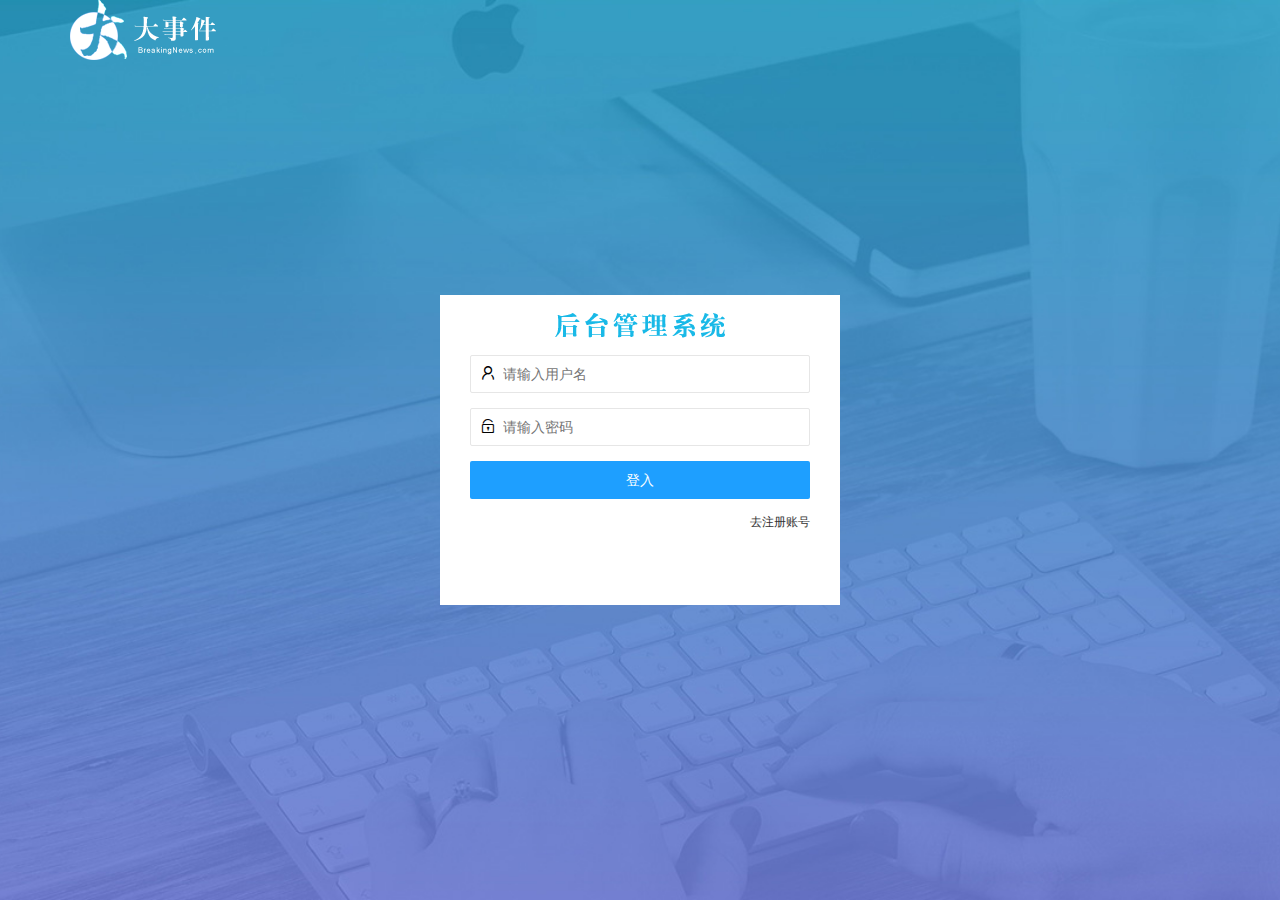
<file: login.html>
<!DOCTYPE html>
<html lang="en">

<head>
    <meta charset="UTF-8">
    <meta http-equiv="X-UA-Compatible" content="IE=edge">
    <meta name="viewport" content="width=device-width, initial-scale=1.0">
    <title>大事件登入页面</title>
    <link rel="stylesheet" href="./assets/css/login.css">
    <link rel="stylesheet" href="./assets/lib/layui/css/layui.css">
</head>

<body>
    <!-- 头部区域 -->
    <div class="layui-main">
        <img src="./assets/images/logo.png" alt="" srcset="">
    </div>
    <!-- 表单区域 -->
    <div class="loginAndRegBox">
        <div class="title-box"></div>
        <!-- 登入的div -->
        <div class="login-box">
            <form class="layui-form" id="form-login">
                <div class="layui-form-item">
                    <!-- 用户名 -->
                    <i class="layui-icon layui-icon-username"></i> 
                    <input type="text" name="username" required lay-verify="required" placeholder="请输入用户名"
                        autocomplete="off" class="layui-input">
                </div>
                <!-- 密码 -->
               
                <div class="layui-form-item">
                    <i class="layui-icon layui-icon-password"></i> 
                    <input type="password" name="password" required lay-verify="required|pwd" placeholder="请输入密码"
                        autocomplete="off" class="layui-input">
                </div>
                <!-- 按钮 -->
                <div class="layui-form-item">
                    <button class="layui-btn layui-btn-fluid layui-btn-normal" lay-submit>登入</button>
                </div>
                <div class="layui-form-item links">
                    <a href="javascript:;" id="link-reg">去注册账号</a>
                </div>
            </form>
        </div>

        <!-- 注册的div -->
        <div class="reg-box">
            <form class="layui-form" id="form-reg">
                <div class="layui-form-item">
                    <!-- 用户名 -->
                    <i class="layui-icon layui-icon-username"></i> 
                    <input type="text" name="username" required lay-verify="required" placeholder="请输入用户名"
                        autocomplete="off" class="layui-input">
                </div>
                <!-- 密码 -->
               
                <div class="layui-form-item">
                    <i class="layui-icon layui-icon-password"></i> 
                    <input type="password" name="password" required lay-verify="required|pwd" placeholder="请输入密码"
                        autocomplete="off" class="layui-input">
                </div>
                <div class="layui-form-item">
                    <i class="layui-icon layui-icon-password"></i> 
                    <input type="password" name="repassword" required lay-verify="required|pwd|repwd" placeholder="再次确认入密码"
                        autocomplete="off" class="layui-input">
                </div>
                <!-- 按钮 -->
                <div class="layui-form-item">
                    <button class="layui-btn layui-btn-fluid layui-btn-normal" lay-submit>注册</button>
                </div>
                <div class="layui-form-item links">
                    <a href="javascript:;" id="link-login">去登入账号</a>
                </div>
            </form>
           
        </div>
    </div>
    <!-- 导入layui-js文件 -->
    <script src="/assets/lib/layui/layui.all.js"></script>
    <!-- 导入jq -->
    <script src="/assets/lib/jquery.js"></script>
    <script src="/assets/js/baseAPI.js"></script>
    <script src="/assets/js/login.js"></script>
</body>

</html>
</file>
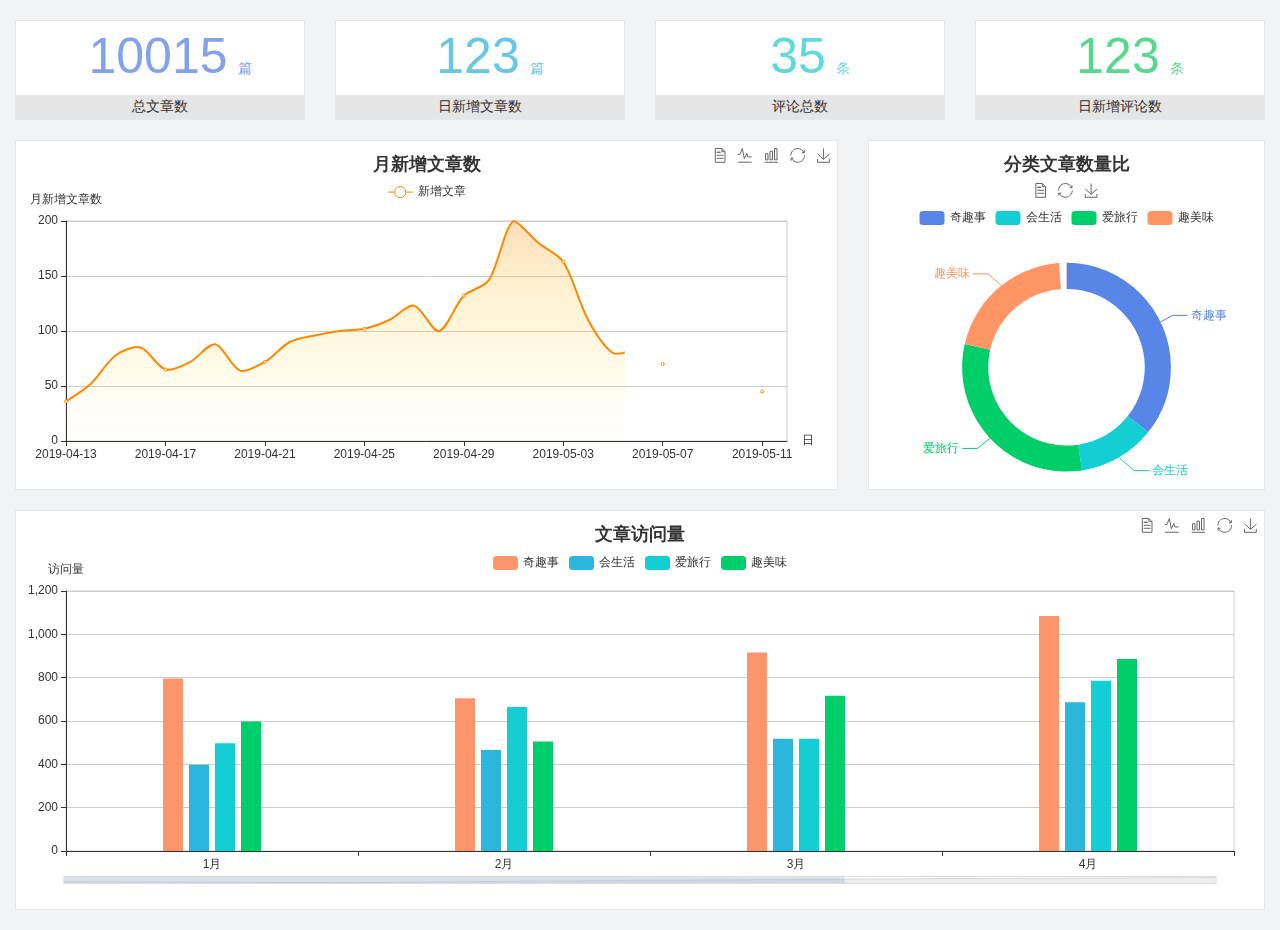
<file: home/dashboard.html>
<!DOCTYPE html>
<html lang="en">

<head>
  <meta charset="UTF-8">
  <meta name="viewport" content="width=device-width, initial-scale=1.0">
  <meta http-equiv="X-UA-Compatible" content="ie=edge">
  <title>图表统计</title>
  <link rel="stylesheet" href="../../assets/lib/bootstrap.css" />
  <link rel="stylesheet" href="../../assets/lib/main.css" />
  <script src="../../assets/lib/jquery.js"></script>
  <script type="text/javascript" src="../../assets/lib/echarts.min.js"></script>
</head>

<body>
  <div class="container-fluid">
    <div class="row spannel_list">
      <div class="col-sm-3 col-xs-6">
        <div class="spannel">
          <em>10015</em><span>篇</span>
          <b>总文章数</b>
        </div>
      </div>
      <div class="col-sm-3 col-xs-6">
        <div class="spannel scolor01">
          <em>123</em><span>篇</span>
          <b>日新增文章数</b>
        </div>
      </div>
      <div class="col-sm-3 col-xs-6">
        <div class="spannel scolor02">
          <em>35</em><span>条</span>
          <b>评论总数</b>
        </div>
      </div>
      <div class="col-sm-3 col-xs-6">
        <div class="spannel scolor03">
          <em>123</em><span>条</span>
          <b>日新增评论数</b>
        </div>
      </div>
    </div>
  </div>

  <div class="container-fluid">
    <div class="row curve-pie">
      <div class="col-lg-8 col-md-8">
        <div class="gragh_pannel" id="curve_show"></div>
      </div>
      <div class="col-lg-4 col-md-4">
        <div class="gragh_pannel" id="pie_show"></div>
      </div>
    </div>
  </div>

  <div class="container-fluid">
    <div class="column_pannel" id="column_show"></div>
  </div>

  <script>
    var oChart = echarts.init(document.getElementById('curve_show'));
    var aList_all = [
      { 'count': 36, 'date': '2019-04-13' },
      { 'count': 52, 'date': '2019-04-14' },
      { 'count': 78, 'date': '2019-04-15' },
      { 'count': 85, 'date': '2019-04-16' },
      { 'count': 65, 'date': '2019-04-17' },
      { 'count': 72, 'date': '2019-04-18' },
      { 'count': 88, 'date': '2019-04-19' },
      { 'count': 64, 'date': '2019-04-20' },
      { 'count': 72, 'date': '2019-04-21' },
      { 'count': 90, 'date': '2019-04-22' },
      { 'count': 96, 'date': '2019-04-23' },
      { 'count': 100, 'date': '2019-04-24' },
      { 'count': 102, 'date': '2019-04-25' },
      { 'count': 110, 'date': '2019-04-26' },
      { 'count': 123, 'date': '2019-04-27' },
      { 'count': 100, 'date': '2019-04-28' },
      { 'count': 132, 'date': '2019-04-29' },
      { 'count': 146, 'date': '2019-04-30' },
      { 'count': 200, 'date': '2019-05-01' },
      { 'count': 180, 'date': '2019-05-02' },
      { 'count': 163, 'date': '2019-05-03' },
      { 'count': 110, 'date': '2019-05-04' },
      { 'count': 80, 'date': '2019-05-05' },
      { 'count': 82, 'date': '2019-05-06' },
      { 'count': 70, 'date': '2019-05-07' },
      { 'count': 65, 'date': '2019-05-08' },
      { 'count': 54, 'date': '2019-05-09' },
      { 'count': 40, 'date': '2019-05-10' },
      { 'count': 45, 'date': '2019-05-11' },
      { 'count': 38, 'date': '2019-05-12' },
    ];

    let aCount = [];
    let aDate = [];

    for (var i = 0; i < aList_all.length; i++) {
      aCount.push(aList_all[i].count);
      aDate.push(aList_all[i].date);
    }

    var chartopt = {
      title: {
        text: '月新增文章数',
        left: 'center',
        top: '10'
      },
      tooltip: {
        trigger: 'axis'
      },
      legend: {
        data: ['新增文章'],
        top: '40'
      },
      toolbox: {
        show: true,
        feature: {
          mark: { show: true },
          dataView: { show: true, readOnly: false },
          magicType: { show: true, type: ['line', 'bar'] },
          restore: { show: true },
          saveAsImage: { show: true }
        }
      },
      calculable: true,
      xAxis: [
        {
          name: '日',
          type: 'category',
          boundaryGap: false,
          data: aDate
        }
      ],
      yAxis: [
        {
          name: '月新增文章数',
          type: 'value'
        }
      ],
      series: [
        {
          name: '新增文章',
          type: 'line',
          smooth: true,
          itemStyle: { normal: { areaStyle: { type: 'default' }, color: '#f80' }, lineStyle: { color: '#f80' } },
          data: aCount
        }],
      areaStyle: {
        normal: {
          color: new echarts.graphic.LinearGradient(0, 0, 0, 1, [{
            offset: 0,
            color: 'rgba(255,136,0,0.39)'
          }, {
            offset: .34,
            color: 'rgba(255,180,0,0.25)'
          }, {
            offset: 1,
            color: 'rgba(255,222,0,0.00)'
          }])

        }
      },
      grid: {
        show: true,
        x: 50,
        x2: 50,
        y: 80,
        height: 220
      }
    };

    oChart.setOption(chartopt);


    var oPie = echarts.init(document.getElementById('pie_show'));
    var oPieopt =
    {
      title: {
        top: 10,
        text: '分类文章数量比',
        x: 'center'
      },
      tooltip: {
        trigger: 'item',
        formatter: "{a} <br/>{b} : {c} ({d}%)"
      },
      color: ['#5885e8', '#13cfd5', '#00ce68', '#ff9565'],
      legend: {
        x: 'center',
        top: 65,
        data: ['奇趣事', '会生活', '爱旅行', '趣美味']
      },
      toolbox: {
        show: true,
        x: 'center',
        top: 35,
        feature: {
          mark: { show: true },
          dataView: { show: true, readOnly: false },
          magicType: {
            show: true,
            type: ['pie', 'funnel'],
            option: {
              funnel: {
                x: '25%',
                width: '50%',
                funnelAlign: 'left',
                max: 1548
              }
            }
          },
          restore: { show: true },
          saveAsImage: { show: true }
        }
      },
      calculable: true,
      series: [
        {
          name: '访问来源',
          type: 'pie',
          radius: ['45%', '60%'],
          center: ['50%', '65%'],
          data: [
            { value: 300, name: '奇趣事' },
            { value: 100, name: '会生活' },
            { value: 260, name: '爱旅行' },
            { value: 180, name: '趣美味' }
          ]
        }
      ]
    };
    oPie.setOption(oPieopt);



    var oColumn = this.echarts.init(document.getElementById('column_show'));
    var oColumnopt =
    {
      title: {
        text: '文章访问量',
        left: 'center',
        top: '10'
      },
      tooltip: {
        trigger: 'axis'
      },
      legend: {
        data: ['奇趣事', '会生活', '爱旅行', '趣美味'],
        top: '40'
      },
      toolbox: {
        show: true,
        feature: {
          mark: { show: true },
          dataView: { show: true, readOnly: false },
          magicType: { show: true, type: ['line', 'bar'] },
          restore: { show: true },
          saveAsImage: { show: true }
        }
      },
      calculable: true,
      xAxis: [
        {
          type: 'category',
          data: ['1月', '2月', '3月', '4月', '5月']
        }
      ],
      yAxis: [
        {
          name: '访问量',
          type: 'value'
        }
      ],
      series: [
        {
          name: '奇趣事',
          type: 'bar',
          barWidth: 20,
          itemStyle: {
            normal: { areaStyle: { type: 'default' }, color: '#fd956a' }
          },
          data: [800, 708, 920, 1090, 1200]
        },
        {
          name: '会生活',
          type: 'bar',
          barWidth: 20,
          itemStyle: {
            normal: { areaStyle: { type: 'default' }, color: '#2bb6db' }
          },
          data: [400, 468, 520, 690, 800]
        },
        {
          name: '爱旅行',
          type: 'bar',
          barWidth: 20,
          itemStyle: {
            normal: { areaStyle: { type: 'default' }, color: '#13cfd5' }
          },
          data: [500, 668, 520, 790, 900]
        },
        {
          name: '趣美味',
          type: 'bar',
          barWidth: 20,
          itemStyle: {
            normal: { areaStyle: { type: 'default' }, color: '#00ce68' }
          },
          data: [600, 508, 720, 890, 1000]
        }
      ],
      grid: {
        show: true,
        x: 50,
        x2: 30,
        y: 80,
        height: 260
      },
      dataZoom: [//给x轴设置滚动条
        {
          start: 0,//默认为0
          end: 100 - 1000 / 31,//默认为100
          type: 'slider',
          show: true,
          xAxisIndex: [0],
          handleSize: 0,//滑动条的 左右2个滑动条的大小
          height: 8,//组件高度
          left: 45, //左边的距离
          right: 50,//右边的距离
          bottom: 26,//右边的距离
          handleColor: '#ddd',//h滑动图标的颜色
          handleStyle: {
            borderColor: "#cacaca",
            borderWidth: "1",
            shadowBlur: 2,
            background: "#ddd",
            shadowColor: "#ddd",
          }
        }]
    };
    oColumn.setOption(oColumnopt);
  </script>
</body>

</html>
</file>
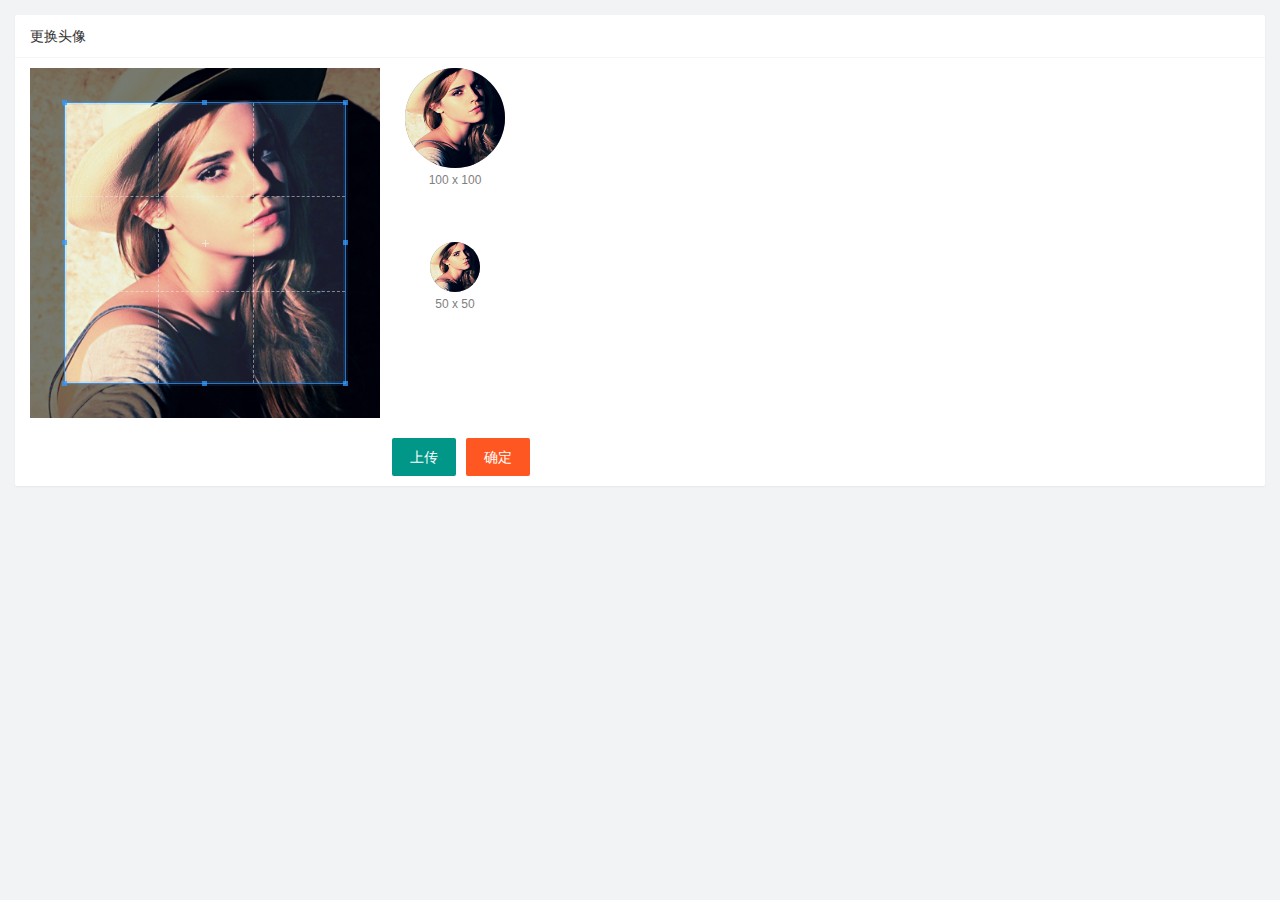
<file: user/user_avatar.html>
<!DOCTYPE html>
<html lang="en">
<head>
    <meta charset="UTF-8">
    <meta http-equiv="X-UA-Compatible" content="IE=edge">
    <meta name="viewport" content="width=device-width, initial-scale=1.0">
    <title>修改头像</title>
    <link rel="stylesheet" href="/assets/lib/layui/css/layui.css">
    <link rel="stylesheet" href="/assets/lib/cropper/cropper.css" />
    <link rel="stylesheet" href="/assets/css/user/user_avatar.css">
</head>
<body>
    
    <div class="layui-card">
        <div class="layui-card-header">更换头像</div>
        <div class="layui-card-body">
          <!-- 第一行的图片裁剪和预览区域 -->
  <div class="row1">
    <!-- 图片裁剪区域 -->
    <div class="cropper-box">
      <!-- 这个 img 标签很重要，将来会把它初始化为裁剪区域 -->
      <img id="image" src="/assets/images/sample.jpg" />
    </div>
    <!-- 图片的预览区域 -->
    <div class="preview-box">
      <div>
        <!-- 宽高为 100px 的预览区域 -->
        <div class="img-preview w100"></div>
        <p class="size">100 x 100</p>
      </div>
      <div>
        <!-- 宽高为 50px 的预览区域 -->
        <div class="img-preview w50"></div>
        <p class="size">50 x 50</p>
      </div>
    </div>
  </div>

  <!-- 第二行的按钮区域 -->
  <div class="row2">
      <input type="file" id="file" accept="image/png,image/jpeg">
    <button type="button" class="layui-btn" id="btnchoosimages">上传</button>
    <button type="button" id="btnUpload" class="layui-btn layui-btn-danger">确定</button>
  </div>
        </div>
      </div>

      <!-- 导入layui js -->
      <script src="/assets/lib/layui/layui.all.js"></script>
      <script src="/assets/lib/jquery.js"></script>
      <script src="/assets/js/baseAPI.js"></script>
      <script src="/assets/js/user_avatar.js"></script>
      <script src="/assets/lib/cropper/Cropper.js"></script>
<script src="/assets/lib/cropper/jquery-cropper.js"></script>
</body>
</html>
</file>
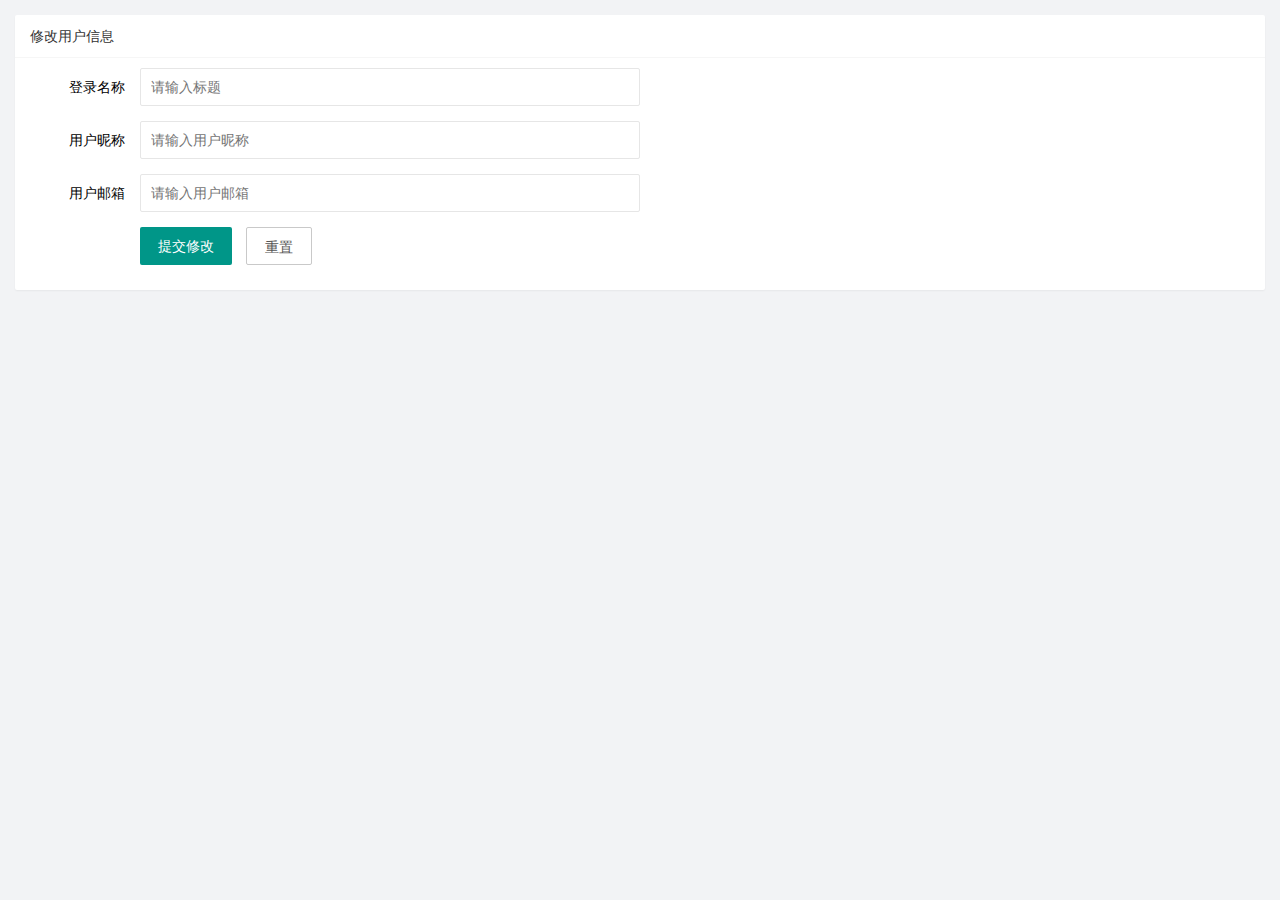
<file: user/user_info.html>
<!DOCTYPE html>
<html lang="en">
<head>
    <meta charset="UTF-8">
    <meta http-equiv="X-UA-Compatible" content="IE=edge">
    <meta name="viewport" content="width=device-width, initial-scale=1.0">
    <title>基本资料</title>
    <link rel="stylesheet" href="/assets/lib/layui/css/layui.css">
    <link rel="stylesheet" href="/assets/css/user/user_info.css">
</head>
<body>
    <div class="layui-card">
        <div class="layui-card-header">修改用户信息</div>
        <div class="layui-card-body">
            <form class="layui-form" lay-filter="formUserInfo">
                <input type="hidden" name="id">
                <div class="layui-form-item">
                  <label class="layui-form-label">登录名称</label>
                  <div class="layui-input-block">
                    <input type="text" name="username" required  lay-verify="required" placeholder="请输入标题" autocomplete="off" class="layui-input" readonly >
                  </div>
                </div>

                <div class="layui-form-item">
                    <label class="layui-form-label">用户昵称</label>
                    <div class="layui-input-block">
                      <input type="text" name="nickname" required  lay-verify="required|nickname" placeholder="请输入用户昵称" autocomplete="off" class="layui-input">
                    </div>
                  </div>


                  <div class="layui-form-item">
                    <label class="layui-form-label">用户邮箱</label>
                    <div class="layui-input-block">
                      <input type="text" name="email" required  lay-verify="required|email" placeholder="请输入用户邮箱" autocomplete="off" class="layui-input">
                    </div>
                  </div>
                  <div class="layui-form-item">
                    <div class="layui-input-block">
                      <button class="layui-btn btn-submit" lay-submit lay-filter="formDemo">提交修改</button>
                      <button type="reset" id="btnReset" class="layui-btn layui-btn-primary">重置</button>
                    </div>
                  </div>
                </form>
        </div>
      </div>
      <!-- 导入layui js -->
      <script src="/assets/lib/layui/layui.all.js"></script>
      <script src="/assets/lib/jquery.js"></script>
      <script src="/assets/js/baseAPI.js"></script>
      <script src="/assets/js/user_info.js"></script>
</body>
</html>
</file>
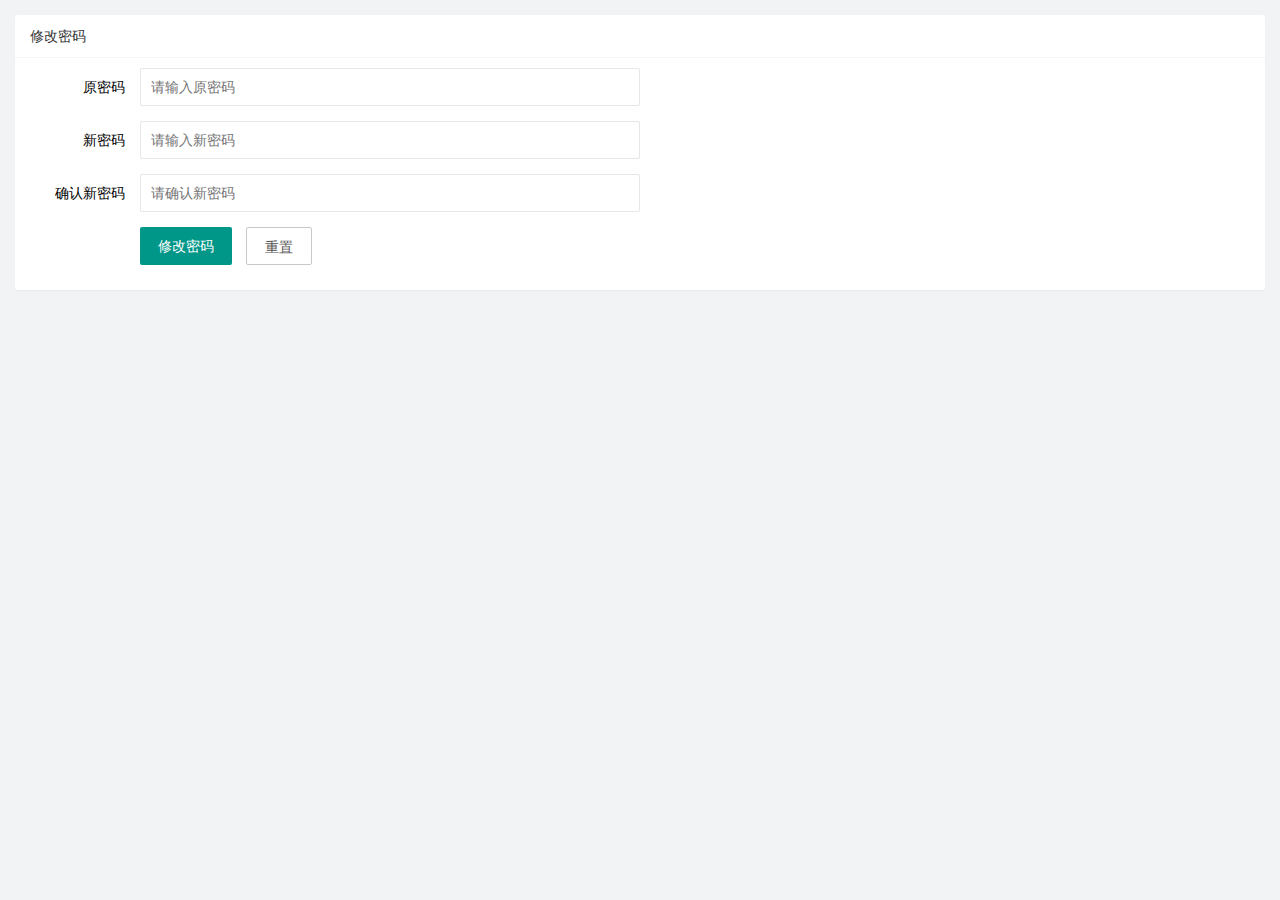
<file: user/user_pwd.html>
<!DOCTYPE html>
<html lang="en">
<head>
    <meta charset="UTF-8">
    <meta http-equiv="X-UA-Compatible" content="IE=edge">
    <meta name="viewport" content="width=device-width, initial-scale=1.0">
    <title>基本资料</title>
    <link rel="stylesheet" href="/assets/lib/layui/css/layui.css">
    <link rel="stylesheet" href="/assets/css/user/user_info.css">
</head>
<body>
    <div class="layui-card">
        <div class="layui-card-header">修改密码</div>
        <div class="layui-card-body">
            <form class="layui-form" lay-filter="formUserInfo">
                <div class="layui-form-item">
                  <label class="layui-form-label">原密码</label>
                  <div class="layui-input-block">
                    <input type="password" name="oldPwd" required  lay-verify="required" placeholder="请输入原密码" autocomplete="off" class="layui-input" >
                  </div>
                </div>

                <div class="layui-form-item">
                    <label class="layui-form-label">新密码</label>
                    <div class="layui-input-block">
                      <input type="password" name="newPwd" required  lay-verify="required|pwd|xjpwd" placeholder="请输入新密码" autocomplete="off" class="layui-input">
                    </div>
                  </div>


                  <div class="layui-form-item">
                    <label class="layui-form-label">确认新密码</label>
                    <div class="layui-input-block">
                      <input type="password" name="Nnewpwd" required  lay-verify="required|pwd|repwd" placeholder="请确认新密码" autocomplete="off" class="layui-input">
                    </div>
                  </div>
                  <div class="layui-form-item">
                    <div class="layui-input-block">
                      <button class="layui-btn btn-submit" lay-submit lay-filter="formDemo">修改密码</button>
                      <button type="reset" id="btnReset" class="layui-btn layui-btn-primary">重置</button>
                    </div>
                  </div>
                </form>
        </div>
      </div>
      <!-- 导入layui js -->
      <script src="/assets/lib/layui/layui.all.js"></script>
      <script src="/assets/lib/jquery.js"></script>
      <script src="/assets/js/baseAPI.js"></script>
      <script src="/assets/js/user_pwd.js"></script>
</body>
</html>
</file>
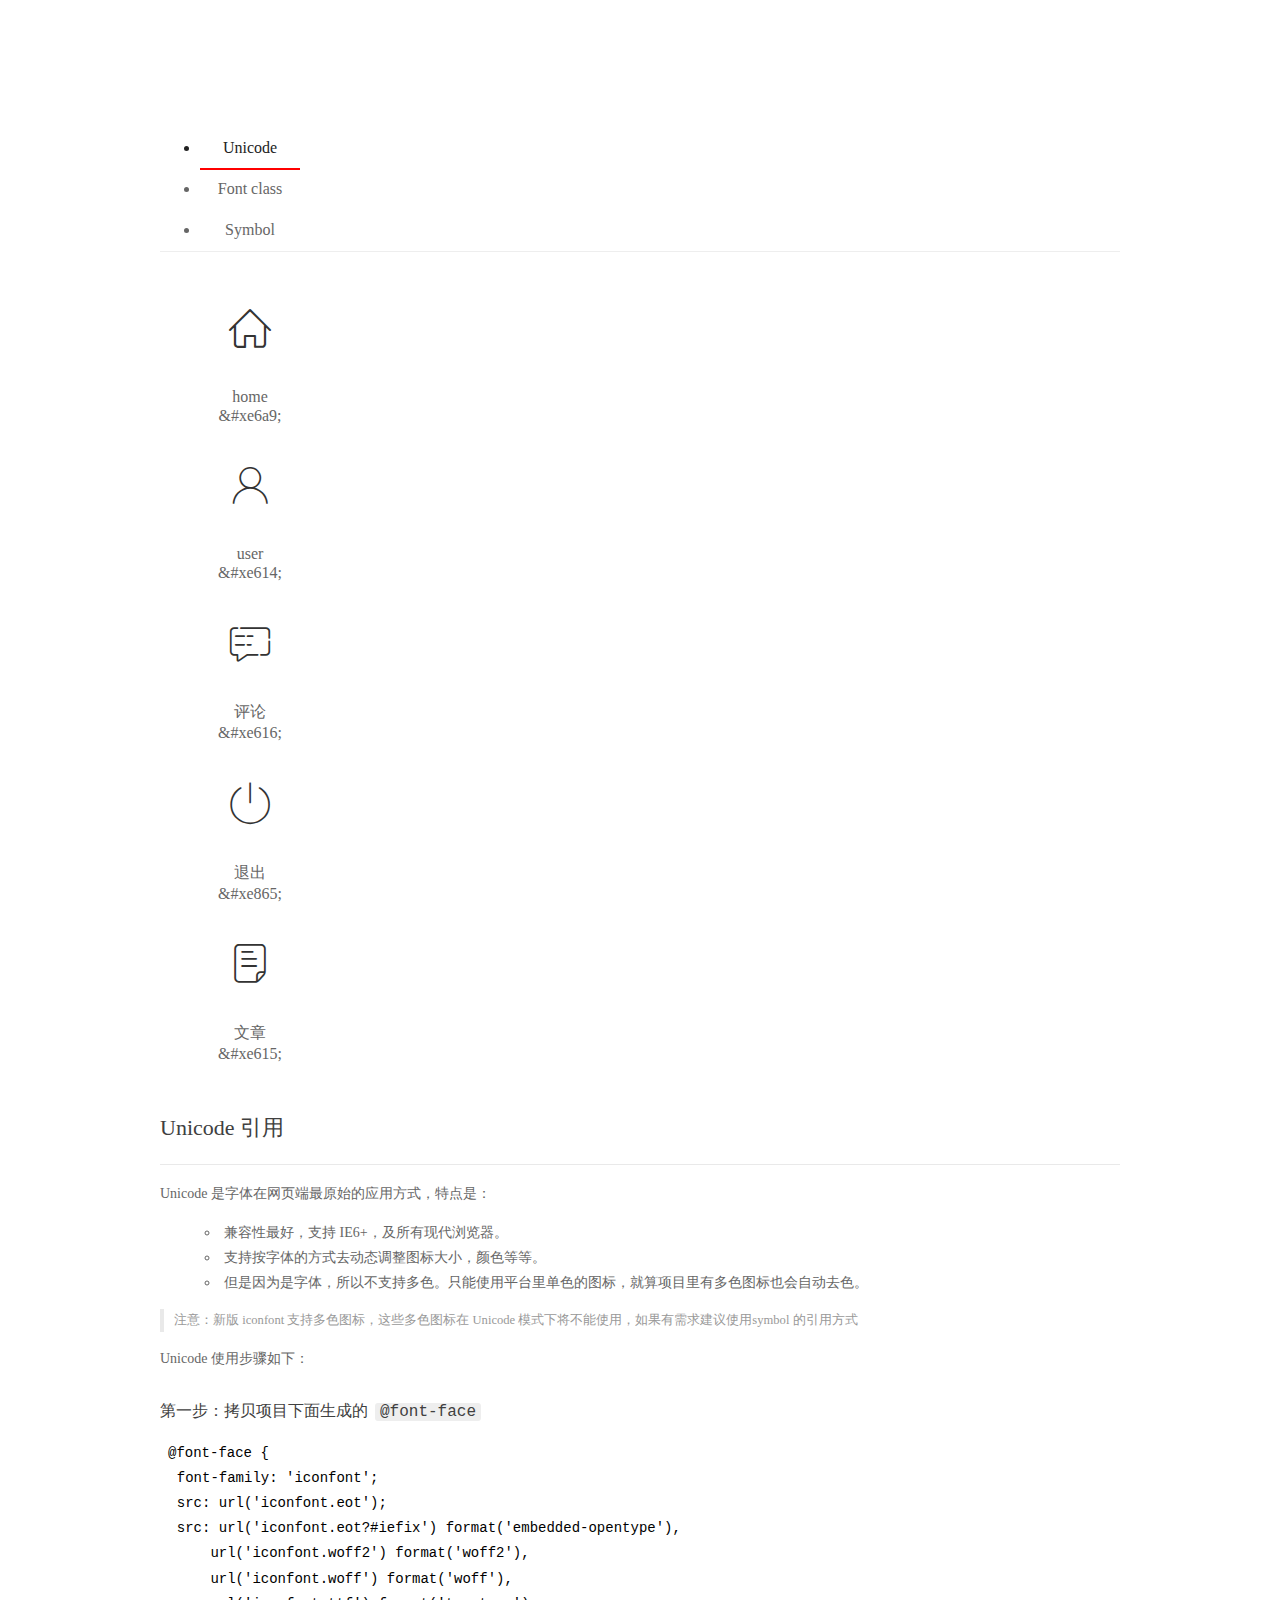
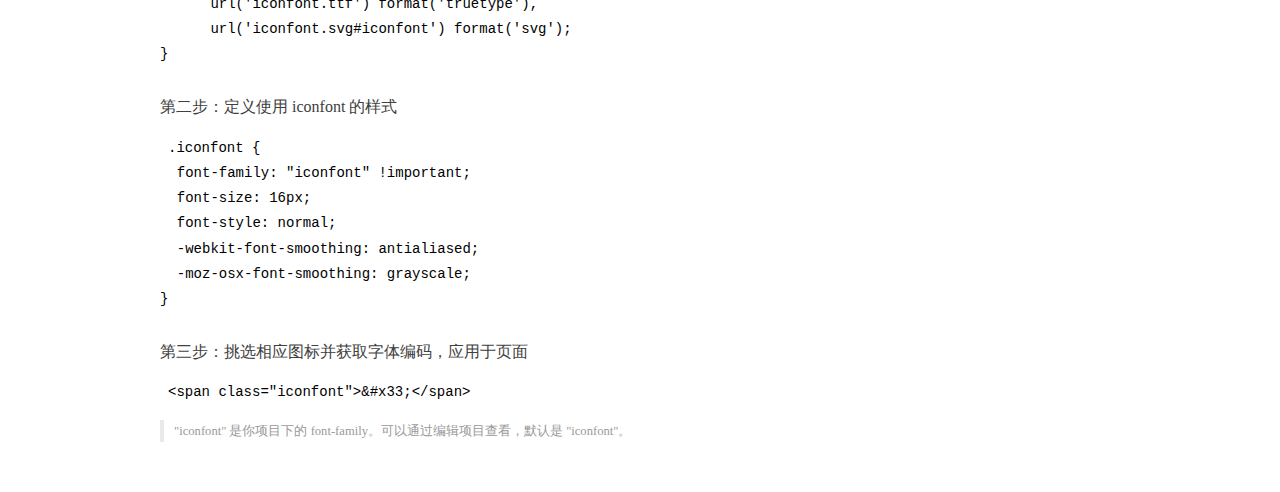
<file: assets/fonts/demo_index.html>
<!DOCTYPE html>
<html>
<head>
  <meta charset="utf-8"/>
  <title>IconFont Demo</title>
  <link rel="shortcut icon" href="https://gtms04.alicdn.com/tps/i4/TB1_oz6GVXXXXaFXpXXJDFnIXXX-64-64.ico" type="image/x-icon"/>
  <link rel="stylesheet" href="https://g.alicdn.com/thx/cube/1.3.2/cube.min.css">
  <link rel="stylesheet" href="demo.css">
  <link rel="stylesheet" href="iconfont.css">
  <script src="iconfont.js"></script>
  <!-- jQuery -->
  <script src="https://a1.alicdn.com/oss/uploads/2018/12/26/7bfddb60-08e8-11e9-9b04-53e73bb6408b.js"></script>
  <!-- 代码高亮 -->
  <script src="https://a1.alicdn.com/oss/uploads/2018/12/26/a3f714d0-08e6-11e9-8a15-ebf944d7534c.js"></script>
</head>
<body>
  <div class="main">
    <h1 class="logo"><a href="https://www.iconfont.cn/" title="iconfont 首页" target="_blank">&#xe86b;</a></h1>
    <div class="nav-tabs">
      <ul id="tabs" class="dib-box">
        <li class="dib active"><span>Unicode</span></li>
        <li class="dib"><span>Font class</span></li>
        <li class="dib"><span>Symbol</span></li>
      </ul>
      
    </div>
    <div class="tab-container">
      <div class="content unicode" style="display: block;">
          <ul class="icon_lists dib-box">
          
            <li class="dib">
              <span class="icon iconfont">&#xe6a9;</span>
                <div class="name">home</div>
                <div class="code-name">&amp;#xe6a9;</div>
              </li>
          
            <li class="dib">
              <span class="icon iconfont">&#xe614;</span>
                <div class="name">user</div>
                <div class="code-name">&amp;#xe614;</div>
              </li>
          
            <li class="dib">
              <span class="icon iconfont">&#xe616;</span>
                <div class="name">评论</div>
                <div class="code-name">&amp;#xe616;</div>
              </li>
          
            <li class="dib">
              <span class="icon iconfont">&#xe865;</span>
                <div class="name">退出</div>
                <div class="code-name">&amp;#xe865;</div>
              </li>
          
            <li class="dib">
              <span class="icon iconfont">&#xe615;</span>
                <div class="name">文章</div>
                <div class="code-name">&amp;#xe615;</div>
              </li>
          
          </ul>
          <div class="article markdown">
          <h2 id="unicode-">Unicode 引用</h2>
          <hr>

          <p>Unicode 是字体在网页端最原始的应用方式，特点是：</p>
          <ul>
            <li>兼容性最好，支持 IE6+，及所有现代浏览器。</li>
            <li>支持按字体的方式去动态调整图标大小，颜色等等。</li>
            <li>但是因为是字体，所以不支持多色。只能使用平台里单色的图标，就算项目里有多色图标也会自动去色。</li>
          </ul>
          <blockquote>
            <p>注意：新版 iconfont 支持多色图标，这些多色图标在 Unicode 模式下将不能使用，如果有需求建议使用symbol 的引用方式</p>
          </blockquote>
          <p>Unicode 使用步骤如下：</p>
          <h3 id="-font-face">第一步：拷贝项目下面生成的 <code>@font-face</code></h3>
<pre><code class="language-css"
>@font-face {
  font-family: 'iconfont';
  src: url('iconfont.eot');
  src: url('iconfont.eot?#iefix') format('embedded-opentype'),
      url('iconfont.woff2') format('woff2'),
      url('iconfont.woff') format('woff'),
      url('iconfont.ttf') format('truetype'),
      url('iconfont.svg#iconfont') format('svg');
}
</code></pre>
          <h3 id="-iconfont-">第二步：定义使用 iconfont 的样式</h3>
<pre><code class="language-css"
>.iconfont {
  font-family: "iconfont" !important;
  font-size: 16px;
  font-style: normal;
  -webkit-font-smoothing: antialiased;
  -moz-osx-font-smoothing: grayscale;
}
</code></pre>
          <h3 id="-">第三步：挑选相应图标并获取字体编码，应用于页面</h3>
<pre>
<code class="language-html"
>&lt;span class="iconfont"&gt;&amp;#x33;&lt;/span&gt;
</code></pre>
          <blockquote>
            <p>"iconfont" 是你项目下的 font-family。可以通过编辑项目查看，默认是 "iconfont"。</p>
          </blockquote>
          </div>
      </div>
      <div class="content font-class">
        <ul class="icon_lists dib-box">
          
          <li class="dib">
            <span class="icon iconfont icon-home"></span>
            <div class="name">
              home
            </div>
            <div class="code-name">.icon-home
            </div>
          </li>
          
          <li class="dib">
            <span class="icon iconfont icon-user"></span>
            <div class="name">
              user
            </div>
            <div class="code-name">.icon-user
            </div>
          </li>
          
          <li class="dib">
            <span class="icon iconfont icon-pinglun"></span>
            <div class="name">
              评论
            </div>
            <div class="code-name">.icon-pinglun
            </div>
          </li>
          
          <li class="dib">
            <span class="icon iconfont icon-tuichu"></span>
            <div class="name">
              退出
            </div>
            <div class="code-name">.icon-tuichu
            </div>
          </li>
          
          <li class="dib">
            <span class="icon iconfont icon-16"></span>
            <div class="name">
              文章
            </div>
            <div class="code-name">.icon-16
            </div>
          </li>
          
        </ul>
        <div class="article markdown">
        <h2 id="font-class-">font-class 引用</h2>
        <hr>

        <p>font-class 是 Unicode 使用方式的一种变种，主要是解决 Unicode 书写不直观，语意不明确的问题。</p>
        <p>与 Unicode 使用方式相比，具有如下特点：</p>
        <ul>
          <li>兼容性良好，支持 IE8+，及所有现代浏览器。</li>
          <li>相比于 Unicode 语意明确，书写更直观。可以很容易分辨这个 icon 是什么。</li>
          <li>因为使用 class 来定义图标，所以当要替换图标时，只需要修改 class 里面的 Unicode 引用。</li>
          <li>不过因为本质上还是使用的字体，所以多色图标还是不支持的。</li>
        </ul>
        <p>使用步骤如下：</p>
        <h3 id="-fontclass-">第一步：引入项目下面生成的 fontclass 代码：</h3>
<pre><code class="language-html">&lt;link rel="stylesheet" href="./iconfont.css"&gt;
</code></pre>
        <h3 id="-">第二步：挑选相应图标并获取类名，应用于页面：</h3>
<pre><code class="language-html">&lt;span class="iconfont icon-xxx"&gt;&lt;/span&gt;
</code></pre>
        <blockquote>
          <p>"
            iconfont" 是你项目下的 font-family。可以通过编辑项目查看，默认是 "iconfont"。</p>
        </blockquote>
      </div>
      </div>
      <div class="content symbol">
          <ul class="icon_lists dib-box">
          
            <li class="dib">
                <svg class="icon svg-icon" aria-hidden="true">
                  <use xlink:href="#icon-home"></use>
                </svg>
                <div class="name">home</div>
                <div class="code-name">#icon-home</div>
            </li>
          
            <li class="dib">
                <svg class="icon svg-icon" aria-hidden="true">
                  <use xlink:href="#icon-user"></use>
                </svg>
                <div class="name">user</div>
                <div class="code-name">#icon-user</div>
            </li>
          
            <li class="dib">
                <svg class="icon svg-icon" aria-hidden="true">
                  <use xlink:href="#icon-pinglun"></use>
                </svg>
                <div class="name">评论</div>
                <div class="code-name">#icon-pinglun</div>
            </li>
          
            <li class="dib">
                <svg class="icon svg-icon" aria-hidden="true">
                  <use xlink:href="#icon-tuichu"></use>
                </svg>
                <div class="name">退出</div>
                <div class="code-name">#icon-tuichu</div>
            </li>
          
            <li class="dib">
                <svg class="icon svg-icon" aria-hidden="true">
                  <use xlink:href="#icon-16"></use>
                </svg>
                <div class="name">文章</div>
                <div class="code-name">#icon-16</div>
            </li>
          
          </ul>
          <div class="article markdown">
          <h2 id="symbol-">Symbol 引用</h2>
          <hr>

          <p>这是一种全新的使用方式，应该说这才是未来的主流，也是平台目前推荐的用法。相关介绍可以参考这篇<a href="">文章</a>
            这种用法其实是做了一个 SVG 的集合，与另外两种相比具有如下特点：</p>
          <ul>
            <li>支持多色图标了，不再受单色限制。</li>
            <li>通过一些技巧，支持像字体那样，通过 <code>font-size</code>, <code>color</code> 来调整样式。</li>
            <li>兼容性较差，支持 IE9+，及现代浏览器。</li>
            <li>浏览器渲染 SVG 的性能一般，还不如 png。</li>
          </ul>
          <p>使用步骤如下：</p>
          <h3 id="-symbol-">第一步：引入项目下面生成的 symbol 代码：</h3>
<pre><code class="language-html">&lt;script src="./iconfont.js"&gt;&lt;/script&gt;
</code></pre>
          <h3 id="-css-">第二步：加入通用 CSS 代码（引入一次就行）：</h3>
<pre><code class="language-html">&lt;style&gt;
.icon {
  width: 1em;
  height: 1em;
  vertical-align: -0.15em;
  fill: currentColor;
  overflow: hidden;
}
&lt;/style&gt;
</code></pre>
          <h3 id="-">第三步：挑选相应图标并获取类名，应用于页面：</h3>
<pre><code class="language-html">&lt;svg class="icon" aria-hidden="true"&gt;
  &lt;use xlink:href="#icon-xxx"&gt;&lt;/use&gt;
&lt;/svg&gt;
</code></pre>
          </div>
      </div>

    </div>
  </div>
  <script>
  $(document).ready(function () {
      $('.tab-container .content:first').show()

      $('#tabs li').click(function (e) {
        var tabContent = $('.tab-container .content')
        var index = $(this).index()

        if ($(this).hasClass('active')) {
          return
        } else {
          $('#tabs li').removeClass('active')
          $(this).addClass('active')

          tabContent.hide().eq(index).fadeIn()
        }
      })
    })
  </script>
</body>
</html>
</file>
<file: assets/css/login.css>
html,
body {
    margin: 0;
    padding: 0;
    height: 100%;
    width: 100%;
    background: url('/assets/images/login_bg.jpg') no-repeat center;
    background-size: cover;
}

.loginAndRegBox{
   width: 400px;
   height: 310px;
   background: #ffffff;
   position: absolute;
   left: 50%;
   top: 50%;
   transform: translate(-50%, -50%); 
}

.title-box{ 
    height:60px;
    background: url("/assets/images/login_title.png") center no-repeat;
}
.reg-box{
    display: none;
}

.layui-form{
    padding: 0 30px;
}
.links{
    display: flex;
    justify-content: flex-end;
}
.links a{
    font-size: 12px;
}
.layui-form-item{
    position: relative;
}
.layui-icon{
    position: absolute;
    left: 10px;
    top: 10px;
}
.layui-input{
    padding-left: 32px !important;
}
</file>
<file: assets/lib/layui/css/layui.css>
/** layui-v2.5.5 MIT License By https://www.layui.com */
 .layui-inline,img{display:inline-block;vertical-align:middle}h1,h2,h3,h4,h5,h6{font-weight:400}.layui-edge,.layui-header,.layui-inline,.layui-main{position:relative}.layui-body,.layui-edge,.layui-elip{overflow:hidden}.layui-btn,.layui-edge,.layui-inline,img{vertical-align:middle}.layui-btn,.layui-disabled,.layui-icon,.layui-unselect{-moz-user-select:none;-webkit-user-select:none;-ms-user-select:none}.layui-elip,.layui-form-checkbox span,.layui-form-pane .layui-form-label{text-overflow:ellipsis;white-space:nowrap}.layui-breadcrumb,.layui-tree-btnGroup{visibility:hidden}blockquote,body,button,dd,div,dl,dt,form,h1,h2,h3,h4,h5,h6,input,li,ol,p,pre,td,textarea,th,ul{margin:0;padding:0;-webkit-tap-highlight-color:rgba(0,0,0,0)}a:active,a:hover{outline:0}img{border:none}li{list-style:none}table{border-collapse:collapse;border-spacing:0}h4,h5,h6{font-size:100%}button,input,optgroup,option,select,textarea{font-family:inherit;font-size:inherit;font-style:inherit;font-weight:inherit;outline:0}pre{white-space:pre-wrap;white-space:-moz-pre-wrap;white-space:-pre-wrap;white-space:-o-pre-wrap;word-wrap:break-word}body{line-height:24px;font:14px Helvetica Neue,Helvetica,PingFang SC,Tahoma,Arial,sans-serif}hr{height:1px;margin:10px 0;border:0;clear:both}a{color:#333;text-decoration:none}a:hover{color:#777}a cite{font-style:normal;*cursor:pointer}.layui-border-box,.layui-border-box *{box-sizing:border-box}.layui-box,.layui-box *{box-sizing:content-box}.layui-clear{clear:both;*zoom:1}.layui-clear:after{content:'\20';clear:both;*zoom:1;display:block;height:0}.layui-inline{*display:inline;*zoom:1}.layui-edge{display:inline-block;width:0;height:0;border-width:6px;border-style:dashed;border-color:transparent}.layui-edge-top{top:-4px;border-bottom-color:#999;border-bottom-style:solid}.layui-edge-right{border-left-color:#999;border-left-style:solid}.layui-edge-bottom{top:2px;border-top-color:#999;border-top-style:solid}.layui-edge-left{border-right-color:#999;border-right-style:solid}.layui-disabled,.layui-disabled:hover{color:#d2d2d2!important;cursor:not-allowed!important}.layui-circle{border-radius:100%}.layui-show{display:block!important}.layui-hide{display:none!important}@font-face{font-family:layui-icon;src:url(../font/iconfont.eot?v=250);src:url(../font/iconfont.eot?v=250#iefix) format('embedded-opentype'),url(../font/iconfont.woff2?v=250) format('woff2'),url(../font/iconfont.woff?v=250) format('woff'),url(../font/iconfont.ttf?v=250) format('truetype'),url(../font/iconfont.svg?v=250#layui-icon) format('svg')}.layui-icon{font-family:layui-icon!important;font-size:16px;font-style:normal;-webkit-font-smoothing:antialiased;-moz-osx-font-smoothing:grayscale}.layui-icon-reply-fill:before{content:"\e611"}.layui-icon-set-fill:before{content:"\e614"}.layui-icon-menu-fill:before{content:"\e60f"}.layui-icon-search:before{content:"\e615"}.layui-icon-share:before{content:"\e641"}.layui-icon-set-sm:before{content:"\e620"}.layui-icon-engine:before{content:"\e628"}.layui-icon-close:before{content:"\1006"}.layui-icon-close-fill:before{content:"\1007"}.layui-icon-chart-screen:before{content:"\e629"}.layui-icon-star:before{content:"\e600"}.layui-icon-circle-dot:before{content:"\e617"}.layui-icon-chat:before{content:"\e606"}.layui-icon-release:before{content:"\e609"}.layui-icon-list:before{content:"\e60a"}.layui-icon-chart:before{content:"\e62c"}.layui-icon-ok-circle:before{content:"\1005"}.layui-icon-layim-theme:before{content:"\e61b"}.layui-icon-table:before{content:"\e62d"}.layui-icon-right:before{content:"\e602"}.layui-icon-left:before{content:"\e603"}.layui-icon-cart-simple:before{content:"\e698"}.layui-icon-face-cry:before{content:"\e69c"}.layui-icon-face-smile:before{content:"\e6af"}.layui-icon-survey:before{content:"\e6b2"}.layui-icon-tree:before{content:"\e62e"}.layui-icon-upload-circle:before{content:"\e62f"}.layui-icon-add-circle:before{content:"\e61f"}.layui-icon-download-circle:before{content:"\e601"}.layui-icon-templeate-1:before{content:"\e630"}.layui-icon-util:before{content:"\e631"}.layui-icon-face-surprised:before{content:"\e664"}.layui-icon-edit:before{content:"\e642"}.layui-icon-speaker:before{content:"\e645"}.layui-icon-down:before{content:"\e61a"}.layui-icon-file:before{content:"\e621"}.layui-icon-layouts:before{content:"\e632"}.layui-icon-rate-half:before{content:"\e6c9"}.layui-icon-add-circle-fine:before{content:"\e608"}.layui-icon-prev-circle:before{content:"\e633"}.layui-icon-read:before{content:"\e705"}.layui-icon-404:before{content:"\e61c"}.layui-icon-carousel:before{content:"\e634"}.layui-icon-help:before{content:"\e607"}.layui-icon-code-circle:before{content:"\e635"}.layui-icon-water:before{content:"\e636"}.layui-icon-username:before{content:"\e66f"}.layui-icon-find-fill:before{content:"\e670"}.layui-icon-about:before{content:"\e60b"}.layui-icon-location:before{content:"\e715"}.layui-icon-up:before{content:"\e619"}.layui-icon-pause:before{content:"\e651"}.layui-icon-date:before{content:"\e637"}.layui-icon-layim-uploadfile:before{content:"\e61d"}.layui-icon-delete:before{content:"\e640"}.layui-icon-play:before{content:"\e652"}.layui-icon-top:before{content:"\e604"}.layui-icon-friends:before{content:"\e612"}.layui-icon-refresh-3:before{content:"\e9aa"}.layui-icon-ok:before{content:"\e605"}.layui-icon-layer:before{content:"\e638"}.layui-icon-face-smile-fine:before{content:"\e60c"}.layui-icon-dollar:before{content:"\e659"}.layui-icon-group:before{content:"\e613"}.layui-icon-layim-download:before{content:"\e61e"}.layui-icon-picture-fine:before{content:"\e60d"}.layui-icon-link:before{content:"\e64c"}.layui-icon-diamond:before{content:"\e735"}.layui-icon-log:before{content:"\e60e"}.layui-icon-rate-solid:before{content:"\e67a"}.layui-icon-fonts-del:before{content:"\e64f"}.layui-icon-unlink:before{content:"\e64d"}.layui-icon-fonts-clear:before{content:"\e639"}.layui-icon-triangle-r:before{content:"\e623"}.layui-icon-circle:before{content:"\e63f"}.layui-icon-radio:before{content:"\e643"}.layui-icon-align-center:before{content:"\e647"}.layui-icon-align-right:before{content:"\e648"}.layui-icon-align-left:before{content:"\e649"}.layui-icon-loading-1:before{content:"\e63e"}.layui-icon-return:before{content:"\e65c"}.layui-icon-fonts-strong:before{content:"\e62b"}.layui-icon-upload:before{content:"\e67c"}.layui-icon-dialogue:before{content:"\e63a"}.layui-icon-video:before{content:"\e6ed"}.layui-icon-headset:before{content:"\e6fc"}.layui-icon-cellphone-fine:before{content:"\e63b"}.layui-icon-add-1:before{content:"\e654"}.layui-icon-face-smile-b:before{content:"\e650"}.layui-icon-fonts-html:before{content:"\e64b"}.layui-icon-form:before{content:"\e63c"}.layui-icon-cart:before{content:"\e657"}.layui-icon-camera-fill:before{content:"\e65d"}.layui-icon-tabs:before{content:"\e62a"}.layui-icon-fonts-code:before{content:"\e64e"}.layui-icon-fire:before{content:"\e756"}.layui-icon-set:before{content:"\e716"}.layui-icon-fonts-u:before{content:"\e646"}.layui-icon-triangle-d:before{content:"\e625"}.layui-icon-tips:before{content:"\e702"}.layui-icon-picture:before{content:"\e64a"}.layui-icon-more-vertical:before{content:"\e671"}.layui-icon-flag:before{content:"\e66c"}.layui-icon-loading:before{content:"\e63d"}.layui-icon-fonts-i:before{content:"\e644"}.layui-icon-refresh-1:before{content:"\e666"}.layui-icon-rmb:before{content:"\e65e"}.layui-icon-home:before{content:"\e68e"}.layui-icon-user:before{content:"\e770"}.layui-icon-notice:before{content:"\e667"}.layui-icon-login-weibo:before{content:"\e675"}.layui-icon-voice:before{content:"\e688"}.layui-icon-upload-drag:before{content:"\e681"}.layui-icon-login-qq:before{content:"\e676"}.layui-icon-snowflake:before{content:"\e6b1"}.layui-icon-file-b:before{content:"\e655"}.layui-icon-template:before{content:"\e663"}.layui-icon-auz:before{content:"\e672"}.layui-icon-console:before{content:"\e665"}.layui-icon-app:before{content:"\e653"}.layui-icon-prev:before{content:"\e65a"}.layui-icon-website:before{content:"\e7ae"}.layui-icon-next:before{content:"\e65b"}.layui-icon-component:before{content:"\e857"}.layui-icon-more:before{content:"\e65f"}.layui-icon-login-wechat:before{content:"\e677"}.layui-icon-shrink-right:before{content:"\e668"}.layui-icon-spread-left:before{content:"\e66b"}.layui-icon-camera:before{content:"\e660"}.layui-icon-note:before{content:"\e66e"}.layui-icon-refresh:before{content:"\e669"}.layui-icon-female:before{content:"\e661"}.layui-icon-male:before{content:"\e662"}.layui-icon-password:before{content:"\e673"}.layui-icon-senior:before{content:"\e674"}.layui-icon-theme:before{content:"\e66a"}.layui-icon-tread:before{content:"\e6c5"}.layui-icon-praise:before{content:"\e6c6"}.layui-icon-star-fill:before{content:"\e658"}.layui-icon-rate:before{content:"\e67b"}.layui-icon-template-1:before{content:"\e656"}.layui-icon-vercode:before{content:"\e679"}.layui-icon-cellphone:before{content:"\e678"}.layui-icon-screen-full:before{content:"\e622"}.layui-icon-screen-restore:before{content:"\e758"}.layui-icon-cols:before{content:"\e610"}.layui-icon-export:before{content:"\e67d"}.layui-icon-print:before{content:"\e66d"}.layui-icon-slider:before{content:"\e714"}.layui-icon-addition:before{content:"\e624"}.layui-icon-subtraction:before{content:"\e67e"}.layui-icon-service:before{content:"\e626"}.layui-icon-transfer:before{content:"\e691"}.layui-main{width:1140px;margin:0 auto}.layui-header{z-index:1000;height:60px}.layui-header a:hover{transition:all .5s;-webkit-transition:all .5s}.layui-side{position:fixed;left:0;top:0;bottom:0;z-index:999;width:200px;overflow-x:hidden}.layui-side-scroll{position:relative;width:220px;height:100%;overflow-x:hidden}.layui-body{position:absolute;left:200px;right:0;top:0;bottom:0;z-index:998;width:auto;overflow-y:auto;box-sizing:border-box}.layui-layout-body{overflow:hidden}.layui-layout-admin .layui-header{background-color:#23262E}.layui-layout-admin .layui-side{top:60px;width:200px;overflow-x:hidden}.layui-layout-admin .layui-body{position:fixed;top:60px;bottom:44px}.layui-layout-admin .layui-main{width:auto;margin:0 15px}.layui-layout-admin .layui-footer{position:fixed;left:200px;right:0;bottom:0;height:44px;line-height:44px;padding:0 15px;background-color:#eee}.layui-layout-admin .layui-logo{position:absolute;left:0;top:0;width:200px;height:100%;line-height:60px;text-align:center;color:#009688;font-size:16px}.layui-layout-admin .layui-header .layui-nav{background:0 0}.layui-layout-left{position:absolute!important;left:200px;top:0}.layui-layout-right{position:absolute!important;right:0;top:0}.layui-container{position:relative;margin:0 auto;padding:0 15px;box-sizing:border-box}.layui-fluid{position:relative;margin:0 auto;padding:0 15px}.layui-row:after,.layui-row:before{content:'';display:block;clear:both}.layui-col-lg1,.layui-col-lg10,.layui-col-lg11,.layui-col-lg12,.layui-col-lg2,.layui-col-lg3,.layui-col-lg4,.layui-col-lg5,.layui-col-lg6,.layui-col-lg7,.layui-col-lg8,.layui-col-lg9,.layui-col-md1,.layui-col-md10,.layui-col-md11,.layui-col-md12,.layui-col-md2,.layui-col-md3,.layui-col-md4,.layui-col-md5,.layui-col-md6,.layui-col-md7,.layui-col-md8,.layui-col-md9,.layui-col-sm1,.layui-col-sm10,.layui-col-sm11,.layui-col-sm12,.layui-col-sm2,.layui-col-sm3,.layui-col-sm4,.layui-col-sm5,.layui-col-sm6,.layui-col-sm7,.layui-col-sm8,.layui-col-sm9,.layui-col-xs1,.layui-col-xs10,.layui-col-xs11,.layui-col-xs12,.layui-col-xs2,.layui-col-xs3,.layui-col-xs4,.layui-col-xs5,.layui-col-xs6,.layui-col-xs7,.layui-col-xs8,.layui-col-xs9{position:relative;display:block;box-sizing:border-box}.layui-col-xs1,.layui-col-xs10,.layui-col-xs11,.layui-col-xs12,.layui-col-xs2,.layui-col-xs3,.layui-col-xs4,.layui-col-xs5,.layui-col-xs6,.layui-col-xs7,.layui-col-xs8,.layui-col-xs9{float:left}.layui-col-xs1{width:8.33333333%}.layui-col-xs2{width:16.66666667%}.layui-col-xs3{width:25%}.layui-col-xs4{width:33.33333333%}.layui-col-xs5{width:41.66666667%}.layui-col-xs6{width:50%}.layui-col-xs7{width:58.33333333%}.layui-col-xs8{width:66.66666667%}.layui-col-xs9{width:75%}.layui-col-xs10{width:83.33333333%}.layui-col-xs11{width:91.66666667%}.layui-col-xs12{width:100%}.layui-col-xs-offset1{margin-left:8.33333333%}.layui-col-xs-offset2{margin-left:16.66666667%}.layui-col-xs-offset3{margin-left:25%}.layui-col-xs-offset4{margin-left:33.33333333%}.layui-col-xs-offset5{margin-left:41.66666667%}.layui-col-xs-offset6{margin-left:50%}.layui-col-xs-offset7{margin-left:58.33333333%}.layui-col-xs-offset8{margin-left:66.66666667%}.layui-col-xs-offset9{margin-left:75%}.layui-col-xs-offset10{margin-left:83.33333333%}.layui-col-xs-offset11{margin-left:91.66666667%}.layui-col-xs-offset12{margin-left:100%}@media screen and (max-width:768px){.layui-hide-xs{display:none!important}.layui-show-xs-block{display:block!important}.layui-show-xs-inline{display:inline!important}.layui-show-xs-inline-block{display:inline-block!important}}@media screen and (min-width:768px){.layui-container{width:750px}.layui-hide-sm{display:none!important}.layui-show-sm-block{display:block!important}.layui-show-sm-inline{display:inline!important}.layui-show-sm-inline-block{display:inline-block!important}.layui-col-sm1,.layui-col-sm10,.layui-col-sm11,.layui-col-sm12,.layui-col-sm2,.layui-col-sm3,.layui-col-sm4,.layui-col-sm5,.layui-col-sm6,.layui-col-sm7,.layui-col-sm8,.layui-col-sm9{float:left}.layui-col-sm1{width:8.33333333%}.layui-col-sm2{width:16.66666667%}.layui-col-sm3{width:25%}.layui-col-sm4{width:33.33333333%}.layui-col-sm5{width:41.66666667%}.layui-col-sm6{width:50%}.layui-col-sm7{width:58.33333333%}.layui-col-sm8{width:66.66666667%}.layui-col-sm9{width:75%}.layui-col-sm10{width:83.33333333%}.layui-col-sm11{width:91.66666667%}.layui-col-sm12{width:100%}.layui-col-sm-offset1{margin-left:8.33333333%}.layui-col-sm-offset2{margin-left:16.66666667%}.layui-col-sm-offset3{margin-left:25%}.layui-col-sm-offset4{margin-left:33.33333333%}.layui-col-sm-offset5{margin-left:41.66666667%}.layui-col-sm-offset6{margin-left:50%}.layui-col-sm-offset7{margin-left:58.33333333%}.layui-col-sm-offset8{margin-left:66.66666667%}.layui-col-sm-offset9{margin-left:75%}.layui-col-sm-offset10{margin-left:83.33333333%}.layui-col-sm-offset11{margin-left:91.66666667%}.layui-col-sm-offset12{margin-left:100%}}@media screen and (min-width:992px){.layui-container{width:970px}.layui-hide-md{display:none!important}.layui-show-md-block{display:block!important}.layui-show-md-inline{display:inline!important}.layui-show-md-inline-block{display:inline-block!important}.layui-col-md1,.layui-col-md10,.layui-col-md11,.layui-col-md12,.layui-col-md2,.layui-col-md3,.layui-col-md4,.layui-col-md5,.layui-col-md6,.layui-col-md7,.layui-col-md8,.layui-col-md9{float:left}.layui-col-md1{width:8.33333333%}.layui-col-md2{width:16.66666667%}.layui-col-md3{width:25%}.layui-col-md4{width:33.33333333%}.layui-col-md5{width:41.66666667%}.layui-col-md6{width:50%}.layui-col-md7{width:58.33333333%}.layui-col-md8{width:66.66666667%}.layui-col-md9{width:75%}.layui-col-md10{width:83.33333333%}.layui-col-md11{width:91.66666667%}.layui-col-md12{width:100%}.layui-col-md-offset1{margin-left:8.33333333%}.layui-col-md-offset2{margin-left:16.66666667%}.layui-col-md-offset3{margin-left:25%}.layui-col-md-offset4{margin-left:33.33333333%}.layui-col-md-offset5{margin-left:41.66666667%}.layui-col-md-offset6{margin-left:50%}.layui-col-md-offset7{margin-left:58.33333333%}.layui-col-md-offset8{margin-left:66.66666667%}.layui-col-md-offset9{margin-left:75%}.layui-col-md-offset10{margin-left:83.33333333%}.layui-col-md-offset11{margin-left:91.66666667%}.layui-col-md-offset12{margin-left:100%}}@media screen and (min-width:1200px){.layui-container{width:1170px}.layui-hide-lg{display:none!important}.layui-show-lg-block{display:block!important}.layui-show-lg-inline{display:inline!important}.layui-show-lg-inline-block{display:inline-block!important}.layui-col-lg1,.layui-col-lg10,.layui-col-lg11,.layui-col-lg12,.layui-col-lg2,.layui-col-lg3,.layui-col-lg4,.layui-col-lg5,.layui-col-lg6,.layui-col-lg7,.layui-col-lg8,.layui-col-lg9{float:left}.layui-col-lg1{width:8.33333333%}.layui-col-lg2{width:16.66666667%}.layui-col-lg3{width:25%}.layui-col-lg4{width:33.33333333%}.layui-col-lg5{width:41.66666667%}.layui-col-lg6{width:50%}.layui-col-lg7{width:58.33333333%}.layui-col-lg8{width:66.66666667%}.layui-col-lg9{width:75%}.layui-col-lg10{width:83.33333333%}.layui-col-lg11{width:91.66666667%}.layui-col-lg12{width:100%}.layui-col-lg-offset1{margin-left:8.33333333%}.layui-col-lg-offset2{margin-left:16.66666667%}.layui-col-lg-offset3{margin-left:25%}.layui-col-lg-offset4{margin-left:33.33333333%}.layui-col-lg-offset5{margin-left:41.66666667%}.layui-col-lg-offset6{margin-left:50%}.layui-col-lg-offset7{margin-left:58.33333333%}.layui-col-lg-offset8{margin-left:66.66666667%}.layui-col-lg-offset9{margin-left:75%}.layui-col-lg-offset10{margin-left:83.33333333%}.layui-col-lg-offset11{margin-left:91.66666667%}.layui-col-lg-offset12{margin-left:100%}}.layui-col-space1{margin:-.5px}.layui-col-space1>*{padding:.5px}.layui-col-space3{margin:-1.5px}.layui-col-space3>*{padding:1.5px}.layui-col-space5{margin:-2.5px}.layui-col-space5>*{padding:2.5px}.layui-col-space8{margin:-3.5px}.layui-col-space8>*{padding:3.5px}.layui-col-space10{margin:-5px}.layui-col-space10>*{padding:5px}.layui-col-space12{margin:-6px}.layui-col-space12>*{padding:6px}.layui-col-space15{margin:-7.5px}.layui-col-space15>*{padding:7.5px}.layui-col-space18{margin:-9px}.layui-col-space18>*{padding:9px}.layui-col-space20{margin:-10px}.layui-col-space20>*{padding:10px}.layui-col-space22{margin:-11px}.layui-col-space22>*{padding:11px}.layui-col-space25{margin:-12.5px}.layui-col-space25>*{padding:12.5px}.layui-col-space30{margin:-15px}.layui-col-space30>*{padding:15px}.layui-btn,.layui-input,.layui-select,.layui-textarea,.layui-upload-button{outline:0;-webkit-appearance:none;transition:all .3s;-webkit-transition:all .3s;box-sizing:border-box}.layui-elem-quote{margin-bottom:10px;padding:15px;line-height:22px;border-left:5px solid #009688;border-radius:0 2px 2px 0;background-color:#f2f2f2}.layui-quote-nm{border-style:solid;border-width:1px 1px 1px 5px;background:0 0}.layui-elem-field{margin-bottom:10px;padding:0;border-width:1px;border-style:solid}.layui-elem-field legend{margin-left:20px;padding:0 10px;font-size:20px;font-weight:300}.layui-field-title{margin:10px 0 20px;border-width:1px 0 0}.layui-field-box{padding:10px 15px}.layui-field-title .layui-field-box{padding:10px 0}.layui-progress{position:relative;height:6px;border-radius:20px;background-color:#e2e2e2}.layui-progress-bar{position:absolute;left:0;top:0;width:0;max-width:100%;height:6px;border-radius:20px;text-align:right;background-color:#5FB878;transition:all .3s;-webkit-transition:all .3s}.layui-progress-big,.layui-progress-big .layui-progress-bar{height:18px;line-height:18px}.layui-progress-text{position:relative;top:-20px;line-height:18px;font-size:12px;color:#666}.layui-progress-big .layui-progress-text{position:static;padding:0 10px;color:#fff}.layui-collapse{border-width:1px;border-style:solid;border-radius:2px}.layui-colla-content,.layui-colla-item{border-top-width:1px;border-top-style:solid}.layui-colla-item:first-child{border-top:none}.layui-colla-title{position:relative;height:42px;line-height:42px;padding:0 15px 0 35px;color:#333;background-color:#f2f2f2;cursor:pointer;font-size:14px;overflow:hidden}.layui-colla-content{display:none;padding:10px 15px;line-height:22px;color:#666}.layui-colla-icon{position:absolute;left:15px;top:0;font-size:14px}.layui-card{margin-bottom:15px;border-radius:2px;background-color:#fff;box-shadow:0 1px 2px 0 rgba(0,0,0,.05)}.layui-card:last-child{margin-bottom:0}.layui-card-header{position:relative;height:42px;line-height:42px;padding:0 15px;border-bottom:1px solid #f6f6f6;color:#333;border-radius:2px 2px 0 0;font-size:14px}.layui-bg-black,.layui-bg-blue,.layui-bg-cyan,.layui-bg-green,.layui-bg-orange,.layui-bg-red{color:#fff!important}.layui-card-body{position:relative;padding:10px 15px;line-height:24px}.layui-card-body[pad15]{padding:15px}.layui-card-body[pad20]{padding:20px}.layui-card-body .layui-table{margin:5px 0}.layui-card .layui-tab{margin:0}.layui-panel-window{position:relative;padding:15px;border-radius:0;border-top:5px solid #E6E6E6;background-color:#fff}.layui-auxiliar-moving{position:fixed;left:0;right:0;top:0;bottom:0;width:100%;height:100%;background:0 0;z-index:9999999999}.layui-form-label,.layui-form-mid,.layui-form-select,.layui-input-block,.layui-input-inline,.layui-textarea{position:relative}.layui-bg-red{background-color:#FF5722!important}.layui-bg-orange{background-color:#FFB800!important}.layui-bg-green{background-color:#009688!important}.layui-bg-cyan{background-color:#2F4056!important}.layui-bg-blue{background-color:#1E9FFF!important}.layui-bg-black{background-color:#393D49!important}.layui-bg-gray{background-color:#eee!important;color:#666!important}.layui-badge-rim,.layui-colla-content,.layui-colla-item,.layui-collapse,.layui-elem-field,.layui-form-pane .layui-form-item[pane],.layui-form-pane .layui-form-label,.layui-input,.layui-layedit,.layui-layedit-tool,.layui-quote-nm,.layui-select,.layui-tab-bar,.layui-tab-card,.layui-tab-title,.layui-tab-title .layui-this:after,.layui-textarea{border-color:#e6e6e6}.layui-timeline-item:before,hr{background-color:#e6e6e6}.layui-text{line-height:22px;font-size:14px;color:#666}.layui-text h1,.layui-text h2,.layui-text h3{font-weight:500;color:#333}.layui-text h1{font-size:30px}.layui-text h2{font-size:24px}.layui-text h3{font-size:18px}.layui-text a:not(.layui-btn){color:#01AAED}.layui-text a:not(.layui-btn):hover{text-decoration:underline}.layui-text ul{padding:5px 0 5px 15px}.layui-text ul li{margin-top:5px;list-style-type:disc}.layui-text em,.layui-word-aux{color:#999!important;padding:0 5px!important}.layui-btn{display:inline-block;height:38px;line-height:38px;padding:0 18px;background-color:#009688;color:#fff;white-space:nowrap;text-align:center;font-size:14px;border:none;border-radius:2px;cursor:pointer}.layui-btn:hover{opacity:.8;filter:alpha(opacity=80);color:#fff}.layui-btn:active{opacity:1;filter:alpha(opacity=100)}.layui-btn+.layui-btn{margin-left:10px}.layui-btn-container{font-size:0}.layui-btn-container .layui-btn{margin-right:10px;margin-bottom:10px}.layui-btn-container .layui-btn+.layui-btn{margin-left:0}.layui-table .layui-btn-container .layui-btn{margin-bottom:9px}.layui-btn-radius{border-radius:100px}.layui-btn .layui-icon{margin-right:3px;font-size:18px;vertical-align:bottom;vertical-align:middle\9}.layui-btn-primary{border:1px solid #C9C9C9;background-color:#fff;color:#555}.layui-btn-primary:hover{border-color:#009688;color:#333}.layui-btn-normal{background-color:#1E9FFF}.layui-btn-warm{background-color:#FFB800}.layui-btn-danger{background-color:#FF5722}.layui-btn-checked{background-color:#5FB878}.layui-btn-disabled,.layui-btn-disabled:active,.layui-btn-disabled:hover{border:1px solid #e6e6e6;background-color:#FBFBFB;color:#C9C9C9;cursor:not-allowed;opacity:1}.layui-btn-lg{height:44px;line-height:44px;padding:0 25px;font-size:16px}.layui-btn-sm{height:30px;line-height:30px;padding:0 10px;font-size:12px}.layui-btn-sm i{font-size:16px!important}.layui-btn-xs{height:22px;line-height:22px;padding:0 5px;font-size:12px}.layui-btn-xs i{font-size:14px!important}.layui-btn-group{display:inline-block;vertical-align:middle;font-size:0}.layui-btn-group .layui-btn{margin-left:0!important;margin-right:0!important;border-left:1px solid rgba(255,255,255,.5);border-radius:0}.layui-btn-group .layui-btn-primary{border-left:none}.layui-btn-group .layui-btn-primary:hover{border-color:#C9C9C9;color:#009688}.layui-btn-group .layui-btn:first-child{border-left:none;border-radius:2px 0 0 2px}.layui-btn-group .layui-btn-primary:first-child{border-left:1px solid #c9c9c9}.layui-btn-group .layui-btn:last-child{border-radius:0 2px 2px 0}.layui-btn-group .layui-btn+.layui-btn{margin-left:0}.layui-btn-group+.layui-btn-group{margin-left:10px}.layui-btn-fluid{width:100%}.layui-input,.layui-select,.layui-textarea{height:38px;line-height:1.3;line-height:38px\9;border-width:1px;border-style:solid;background-color:#fff;border-radius:2px}.layui-input::-webkit-input-placeholder,.layui-select::-webkit-input-placeholder,.layui-textarea::-webkit-input-placeholder{line-height:1.3}.layui-input,.layui-textarea{display:block;width:100%;padding-left:10px}.layui-input:hover,.layui-textarea:hover{border-color:#D2D2D2!important}.layui-input:focus,.layui-textarea:focus{border-color:#C9C9C9!important}.layui-textarea{min-height:100px;height:auto;line-height:20px;padding:6px 10px;resize:vertical}.layui-select{padding:0 10px}.layui-form input[type=checkbox],.layui-form input[type=radio],.layui-form select{display:none}.layui-form [lay-ignore]{display:initial}.layui-form-item{margin-bottom:15px;clear:both;*zoom:1}.layui-form-item:after{content:'\20';clear:both;*zoom:1;display:block;height:0}.layui-form-label{float:left;display:block;padding:9px 15px;width:80px;font-weight:400;line-height:20px;text-align:right}.layui-form-label-col{display:block;float:none;padding:9px 0;line-height:20px;text-align:left}.layui-form-item .layui-inline{margin-bottom:5px;margin-right:10px}.layui-input-block{margin-left:110px;min-height:36px}.layui-input-inline{display:inline-block;vertical-align:middle}.layui-form-item .layui-input-inline{float:left;width:190px;margin-right:10px}.layui-form-text .layui-input-inline{width:auto}.layui-form-mid{float:left;display:block;padding:9px 0!important;line-height:20px;margin-right:10px}.layui-form-danger+.layui-form-select .layui-input,.layui-form-danger:focus{border-color:#FF5722!important}.layui-form-select .layui-input{padding-right:30px;cursor:pointer}.layui-form-select .layui-edge{position:absolute;right:10px;top:50%;margin-top:-3px;cursor:pointer;border-width:6px;border-top-color:#c2c2c2;border-top-style:solid;transition:all .3s;-webkit-transition:all .3s}.layui-form-select dl{display:none;position:absolute;left:0;top:42px;padding:5px 0;z-index:899;min-width:100%;border:1px solid #d2d2d2;max-height:300px;overflow-y:auto;background-color:#fff;border-radius:2px;box-shadow:0 2px 4px rgba(0,0,0,.12);box-sizing:border-box}.layui-form-select dl dd,.layui-form-select dl dt{padding:0 10px;line-height:36px;white-space:nowrap;overflow:hidden;text-overflow:ellipsis}.layui-form-select dl dt{font-size:12px;color:#999}.layui-form-select dl dd{cursor:pointer}.layui-form-select dl dd:hover{background-color:#f2f2f2;-webkit-transition:.5s all;transition:.5s all}.layui-form-select .layui-select-group dd{padding-left:20px}.layui-form-select dl dd.layui-select-tips{padding-left:10px!important;color:#999}.layui-form-select dl dd.layui-this{background-color:#5FB878;color:#fff}.layui-form-checkbox,.layui-form-select dl dd.layui-disabled{background-color:#fff}.layui-form-selected dl{display:block}.layui-form-checkbox,.layui-form-checkbox *,.layui-form-switch{display:inline-block;vertical-align:middle}.layui-form-selected .layui-edge{margin-top:-9px;-webkit-transform:rotate(180deg);transform:rotate(180deg);margin-top:-3px\9}:root .layui-form-selected .layui-edge{margin-top:-9px\0/IE9}.layui-form-selectup dl{top:auto;bottom:42px}.layui-select-none{margin:5px 0;text-align:center;color:#999}.layui-select-disabled .layui-disabled{border-color:#eee!important}.layui-select-disabled .layui-edge{border-top-color:#d2d2d2}.layui-form-checkbox{position:relative;height:30px;line-height:30px;margin-right:10px;padding-right:30px;cursor:pointer;font-size:0;-webkit-transition:.1s linear;transition:.1s linear;box-sizing:border-box}.layui-form-checkbox span{padding:0 10px;height:100%;font-size:14px;border-radius:2px 0 0 2px;background-color:#d2d2d2;color:#fff;overflow:hidden}.layui-form-checkbox:hover span{background-color:#c2c2c2}.layui-form-checkbox i{position:absolute;right:0;top:0;width:30px;height:28px;border:1px solid #d2d2d2;border-left:none;border-radius:0 2px 2px 0;color:#fff;font-size:20px;text-align:center}.layui-form-checkbox:hover i{border-color:#c2c2c2;color:#c2c2c2}.layui-form-checked,.layui-form-checked:hover{border-color:#5FB878}.layui-form-checked span,.layui-form-checked:hover span{background-color:#5FB878}.layui-form-checked i,.layui-form-checked:hover i{color:#5FB878}.layui-form-item .layui-form-checkbox{margin-top:4px}.layui-form-checkbox[lay-skin=primary]{height:auto!important;line-height:normal!important;min-width:18px;min-height:18px;border:none!important;margin-right:0;padding-left:28px;padding-right:0;background:0 0}.layui-form-checkbox[lay-skin=primary] span{padding-left:0;padding-right:15px;line-height:18px;background:0 0;color:#666}.layui-form-checkbox[lay-skin=primary] i{right:auto;left:0;width:16px;height:16px;line-height:16px;border:1px solid #d2d2d2;font-size:12px;border-radius:2px;background-color:#fff;-webkit-transition:.1s linear;transition:.1s linear}.layui-form-checkbox[lay-skin=primary]:hover i{border-color:#5FB878;color:#fff}.layui-form-checked[lay-skin=primary] i{border-color:#5FB878!important;background-color:#5FB878;color:#fff}.layui-checkbox-disbaled[lay-skin=primary] span{background:0 0!important;color:#c2c2c2}.layui-checkbox-disbaled[lay-skin=primary]:hover i{border-color:#d2d2d2}.layui-form-item .layui-form-checkbox[lay-skin=primary]{margin-top:10px}.layui-form-switch{position:relative;height:22px;line-height:22px;min-width:35px;padding:0 5px;margin-top:8px;border:1px solid #d2d2d2;border-radius:20px;cursor:pointer;background-color:#fff;-webkit-transition:.1s linear;transition:.1s linear}.layui-form-switch i{position:absolute;left:5px;top:3px;width:16px;height:16px;border-radius:20px;background-color:#d2d2d2;-webkit-transition:.1s linear;transition:.1s linear}.layui-form-switch em{position:relative;top:0;width:25px;margin-left:21px;padding:0!important;text-align:center!important;color:#999!important;font-style:normal!important;font-size:12px}.layui-form-onswitch{border-color:#5FB878;background-color:#5FB878}.layui-checkbox-disbaled,.layui-checkbox-disbaled i{border-color:#e2e2e2!important}.layui-form-onswitch i{left:100%;margin-left:-21px;background-color:#fff}.layui-form-onswitch em{margin-left:5px;margin-right:21px;color:#fff!important}.layui-checkbox-disbaled span{background-color:#e2e2e2!important}.layui-checkbox-disbaled:hover i{color:#fff!important}[lay-radio]{display:none}.layui-form-radio,.layui-form-radio *{display:inline-block;vertical-align:middle}.layui-form-radio{line-height:28px;margin:6px 10px 0 0;padding-right:10px;cursor:pointer;font-size:0}.layui-form-radio *{font-size:14px}.layui-form-radio>i{margin-right:8px;font-size:22px;color:#c2c2c2}.layui-form-radio>i:hover,.layui-form-radioed>i{color:#5FB878}.layui-radio-disbaled>i{color:#e2e2e2!important}.layui-form-pane .layui-form-label{width:110px;padding:8px 15px;height:38px;line-height:20px;border-width:1px;border-style:solid;border-radius:2px 0 0 2px;text-align:center;background-color:#FBFBFB;overflow:hidden;box-sizing:border-box}.layui-form-pane .layui-input-inline{margin-left:-1px}.layui-form-pane .layui-input-block{margin-left:110px;left:-1px}.layui-form-pane .layui-input{border-radius:0 2px 2px 0}.layui-form-pane .layui-form-text .layui-form-label{float:none;width:100%;border-radius:2px;box-sizing:border-box;text-align:left}.layui-form-pane .layui-form-text .layui-input-inline{display:block;margin:0;top:-1px;clear:both}.layui-form-pane .layui-form-text .layui-input-block{margin:0;left:0;top:-1px}.layui-form-pane .layui-form-text .layui-textarea{min-height:100px;border-radius:0 0 2px 2px}.layui-form-pane .layui-form-checkbox{margin:4px 0 4px 10px}.layui-form-pane .layui-form-radio,.layui-form-pane .layui-form-switch{margin-top:6px;margin-left:10px}.layui-form-pane .layui-form-item[pane]{position:relative;border-width:1px;border-style:solid}.layui-form-pane .layui-form-item[pane] .layui-form-label{position:absolute;left:0;top:0;height:100%;border-width:0 1px 0 0}.layui-form-pane .layui-form-item[pane] .layui-input-inline{margin-left:110px}@media screen and (max-width:450px){.layui-form-item .layui-form-label{text-overflow:ellipsis;overflow:hidden;white-space:nowrap}.layui-form-item .layui-inline{display:block;margin-right:0;margin-bottom:20px;clear:both}.layui-form-item .layui-inline:after{content:'\20';clear:both;display:block;height:0}.layui-form-item .layui-input-inline{display:block;float:none;left:-3px;width:auto;margin:0 0 10px 112px}.layui-form-item .layui-input-inline+.layui-form-mid{margin-left:110px;top:-5px;padding:0}.layui-form-item .layui-form-checkbox{margin-right:5px;margin-bottom:5px}}.layui-layedit{border-width:1px;border-style:solid;border-radius:2px}.layui-layedit-tool{padding:3px 5px;border-bottom-width:1px;border-bottom-style:solid;font-size:0}.layedit-tool-fixed{position:fixed;top:0;border-top:1px solid #e2e2e2}.layui-layedit-tool .layedit-tool-mid,.layui-layedit-tool .layui-icon{display:inline-block;vertical-align:middle;text-align:center;font-size:14px}.layui-layedit-tool .layui-icon{position:relative;width:32px;height:30px;line-height:30px;margin:3px 5px;color:#777;cursor:pointer;border-radius:2px}.layui-layedit-tool .layui-icon:hover{color:#393D49}.layui-layedit-tool .layui-icon:active{color:#000}.layui-layedit-tool .layedit-tool-active{background-color:#e2e2e2;color:#000}.layui-layedit-tool .layui-disabled,.layui-layedit-tool .layui-disabled:hover{color:#d2d2d2;cursor:not-allowed}.layui-layedit-tool .layedit-tool-mid{width:1px;height:18px;margin:0 10px;background-color:#d2d2d2}.layedit-tool-html{width:50px!important;font-size:30px!important}.layedit-tool-b,.layedit-tool-code,.layedit-tool-help{font-size:16px!important}.layedit-tool-d,.layedit-tool-face,.layedit-tool-image,.layedit-tool-unlink{font-size:18px!important}.layedit-tool-image input{position:absolute;font-size:0;left:0;top:0;width:100%;height:100%;opacity:.01;filter:Alpha(opacity=1);cursor:pointer}.layui-layedit-iframe iframe{display:block;width:100%}#LAY_layedit_code{overflow:hidden}.layui-laypage{display:inline-block;*display:inline;*zoom:1;vertical-align:middle;margin:10px 0;font-size:0}.layui-laypage>a:first-child,.layui-laypage>a:first-child em{border-radius:2px 0 0 2px}.layui-laypage>a:last-child,.layui-laypage>a:last-child em{border-radius:0 2px 2px 0}.layui-laypage>:first-child{margin-left:0!important}.layui-laypage>:last-child{margin-right:0!important}.layui-laypage a,.layui-laypage button,.layui-laypage input,.layui-laypage select,.layui-laypage span{border:1px solid #e2e2e2}.layui-laypage a,.layui-laypage span{display:inline-block;*display:inline;*zoom:1;vertical-align:middle;padding:0 15px;height:28px;line-height:28px;margin:0 -1px 5px 0;background-color:#fff;color:#333;font-size:12px}.layui-flow-more a *,.layui-laypage input,.layui-table-view select[lay-ignore]{display:inline-block}.layui-laypage a:hover{color:#009688}.layui-laypage em{font-style:normal}.layui-laypage .layui-laypage-spr{color:#999;font-weight:700}.layui-laypage a{text-decoration:none}.layui-laypage .layui-laypage-curr{position:relative}.layui-laypage .layui-laypage-curr em{position:relative;color:#fff}.layui-laypage .layui-laypage-curr .layui-laypage-em{position:absolute;left:-1px;top:-1px;padding:1px;width:100%;height:100%;background-color:#009688}.layui-laypage-em{border-radius:2px}.layui-laypage-next em,.layui-laypage-prev em{font-family:Sim sun;font-size:16px}.layui-laypage .layui-laypage-count,.layui-laypage .layui-laypage-limits,.layui-laypage .layui-laypage-refresh,.layui-laypage .layui-laypage-skip{margin-left:10px;margin-right:10px;padding:0;border:none}.layui-laypage .layui-laypage-limits,.layui-laypage .layui-laypage-refresh{vertical-align:top}.layui-laypage .layui-laypage-refresh i{font-size:18px;cursor:pointer}.layui-laypage select{height:22px;padding:3px;border-radius:2px;cursor:pointer}.layui-laypage .layui-laypage-skip{height:30px;line-height:30px;color:#999}.layui-laypage button,.layui-laypage input{height:30px;line-height:30px;border-radius:2px;vertical-align:top;background-color:#fff;box-sizing:border-box}.layui-laypage input{width:40px;margin:0 10px;padding:0 3px;text-align:center}.layui-laypage input:focus,.layui-laypage select:focus{border-color:#009688!important}.layui-laypage button{margin-left:10px;padding:0 10px;cursor:pointer}.layui-table,.layui-table-view{margin:10px 0}.layui-flow-more{margin:10px 0;text-align:center;color:#999;font-size:14px}.layui-flow-more a{height:32px;line-height:32px}.layui-flow-more a *{vertical-align:top}.layui-flow-more a cite{padding:0 20px;border-radius:3px;background-color:#eee;color:#333;font-style:normal}.layui-flow-more a cite:hover{opacity:.8}.layui-flow-more a i{font-size:30px;color:#737383}.layui-table{width:100%;background-color:#fff;color:#666}.layui-table tr{transition:all .3s;-webkit-transition:all .3s}.layui-table th{text-align:left;font-weight:400}.layui-table tbody tr:hover,.layui-table thead tr,.layui-table-click,.layui-table-header,.layui-table-hover,.layui-table-mend,.layui-table-patch,.layui-table-tool,.layui-table-total,.layui-table-total tr,.layui-table[lay-even] tr:nth-child(even){background-color:#f2f2f2}.layui-table td,.layui-table th,.layui-table-col-set,.layui-table-fixed-r,.layui-table-grid-down,.layui-table-header,.layui-table-page,.layui-table-tips-main,.layui-table-tool,.layui-table-total,.layui-table-view,.layui-table[lay-skin=line],.layui-table[lay-skin=row]{border-width:1px;border-style:solid;border-color:#e6e6e6}.layui-table td,.layui-table th{position:relative;padding:9px 15px;min-height:20px;line-height:20px;font-size:14px}.layui-table[lay-skin=line] td,.layui-table[lay-skin=line] th{border-width:0 0 1px}.layui-table[lay-skin=row] td,.layui-table[lay-skin=row] th{border-width:0 1px 0 0}.layui-table[lay-skin=nob] td,.layui-table[lay-skin=nob] th{border:none}.layui-table img{max-width:100px}.layui-table[lay-size=lg] td,.layui-table[lay-size=lg] th{padding:15px 30px}.layui-table-view .layui-table[lay-size=lg] .layui-table-cell{height:40px;line-height:40px}.layui-table[lay-size=sm] td,.layui-table[lay-size=sm] th{font-size:12px;padding:5px 10px}.layui-table-view .layui-table[lay-size=sm] .layui-table-cell{height:20px;line-height:20px}.layui-table[lay-data]{display:none}.layui-table-box{position:relative;overflow:hidden}.layui-table-view .layui-table{position:relative;width:auto;margin:0}.layui-table-view .layui-table[lay-skin=line]{border-width:0 1px 0 0}.layui-table-view .layui-table[lay-skin=row]{border-width:0 0 1px}.layui-table-view .layui-table td,.layui-table-view .layui-table th{padding:5px 0;border-top:none;border-left:none}.layui-table-view .layui-table th.layui-unselect .layui-table-cell span{cursor:pointer}.layui-table-view .layui-table td{cursor:default}.layui-table-view .layui-table td[data-edit=text]{cursor:text}.layui-table-view .layui-form-checkbox[lay-skin=primary] i{width:18px;height:18px}.layui-table-view .layui-form-radio{line-height:0;padding:0}.layui-table-view .layui-form-radio>i{margin:0;font-size:20px}.layui-table-init{position:absolute;left:0;top:0;width:100%;height:100%;text-align:center;z-index:110}.layui-table-init .layui-icon{position:absolute;left:50%;top:50%;margin:-15px 0 0 -15px;font-size:30px;color:#c2c2c2}.layui-table-header{border-width:0 0 1px;overflow:hidden}.layui-table-header .layui-table{margin-bottom:-1px}.layui-table-tool .layui-inline[lay-event]{position:relative;width:26px;height:26px;padding:5px;line-height:16px;margin-right:10px;text-align:center;color:#333;border:1px solid #ccc;cursor:pointer;-webkit-transition:.5s all;transition:.5s all}.layui-table-tool .layui-inline[lay-event]:hover{border:1px solid #999}.layui-table-tool-temp{padding-right:120px}.layui-table-tool-self{position:absolute;right:17px;top:10px}.layui-table-tool .layui-table-tool-self .layui-inline[lay-event]{margin:0 0 0 10px}.layui-table-tool-panel{position:absolute;top:29px;left:-1px;padding:5px 0;min-width:150px;min-height:40px;border:1px solid #d2d2d2;text-align:left;overflow-y:auto;background-color:#fff;box-shadow:0 2px 4px rgba(0,0,0,.12)}.layui-table-cell,.layui-table-tool-panel li{overflow:hidden;text-overflow:ellipsis;white-space:nowrap}.layui-table-tool-panel li{padding:0 10px;line-height:30px;-webkit-transition:.5s all;transition:.5s all}.layui-table-tool-panel li .layui-form-checkbox[lay-skin=primary]{width:100%;padding-left:28px}.layui-table-tool-panel li:hover{background-color:#f2f2f2}.layui-table-tool-panel li .layui-form-checkbox[lay-skin=primary] i{position:absolute;left:0;top:0}.layui-table-tool-panel li .layui-form-checkbox[lay-skin=primary] span{padding:0}.layui-table-tool .layui-table-tool-self .layui-table-tool-panel{left:auto;right:-1px}.layui-table-col-set{position:absolute;right:0;top:0;width:20px;height:100%;border-width:0 0 0 1px;background-color:#fff}.layui-table-sort{width:10px;height:20px;margin-left:5px;cursor:pointer!important}.layui-table-sort .layui-edge{position:absolute;left:5px;border-width:5px}.layui-table-sort .layui-table-sort-asc{top:3px;border-top:none;border-bottom-style:solid;border-bottom-color:#b2b2b2}.layui-table-sort .layui-table-sort-asc:hover{border-bottom-color:#666}.layui-table-sort .layui-table-sort-desc{bottom:5px;border-bottom:none;border-top-style:solid;border-top-color:#b2b2b2}.layui-table-sort .layui-table-sort-desc:hover{border-top-color:#666}.layui-table-sort[lay-sort=asc] .layui-table-sort-asc{border-bottom-color:#000}.layui-table-sort[lay-sort=desc] .layui-table-sort-desc{border-top-color:#000}.layui-table-cell{height:28px;line-height:28px;padding:0 15px;position:relative;box-sizing:border-box}.layui-table-cell .layui-form-checkbox[lay-skin=primary]{top:-1px;padding:0}.layui-table-cell .layui-table-link{color:#01AAED}.laytable-cell-checkbox,.laytable-cell-numbers,.laytable-cell-radio,.laytable-cell-space{padding:0;text-align:center}.layui-table-body{position:relative;overflow:auto;margin-right:-1px;margin-bottom:-1px}.layui-table-body .layui-none{line-height:26px;padding:15px;text-align:center;color:#999}.layui-table-fixed{position:absolute;left:0;top:0;z-index:101}.layui-table-fixed .layui-table-body{overflow:hidden}.layui-table-fixed-l{box-shadow:0 -1px 8px rgba(0,0,0,.08)}.layui-table-fixed-r{left:auto;right:-1px;border-width:0 0 0 1px;box-shadow:-1px 0 8px rgba(0,0,0,.08)}.layui-table-fixed-r .layui-table-header{position:relative;overflow:visible}.layui-table-mend{position:absolute;right:-49px;top:0;height:100%;width:50px}.layui-table-tool{position:relative;z-index:890;width:100%;min-height:50px;line-height:30px;padding:10px 15px;border-width:0 0 1px}.layui-table-tool .layui-btn-container{margin-bottom:-10px}.layui-table-page,.layui-table-total{border-width:1px 0 0;margin-bottom:-1px;overflow:hidden}.layui-table-page{position:relative;width:100%;padding:7px 7px 0;height:41px;font-size:12px;white-space:nowrap}.layui-table-page>div{height:26px}.layui-table-page .layui-laypage{margin:0}.layui-table-page .layui-laypage a,.layui-table-page .layui-laypage span{height:26px;line-height:26px;margin-bottom:10px;border:none;background:0 0}.layui-table-page .layui-laypage a,.layui-table-page .layui-laypage span.layui-laypage-curr{padding:0 12px}.layui-table-page .layui-laypage span{margin-left:0;padding:0}.layui-table-page .layui-laypage .layui-laypage-prev{margin-left:-7px!important}.layui-table-page .layui-laypage .layui-laypage-curr .layui-laypage-em{left:0;top:0;padding:0}.layui-table-page .layui-laypage button,.layui-table-page .layui-laypage input{height:26px;line-height:26px}.layui-table-page .layui-laypage input{width:40px}.layui-table-page .layui-laypage button{padding:0 10px}.layui-table-page select{height:18px}.layui-table-patch .layui-table-cell{padding:0;width:30px}.layui-table-edit{position:absolute;left:0;top:0;width:100%;height:100%;padding:0 14px 1px;border-radius:0;box-shadow:1px 1px 20px rgba(0,0,0,.15)}.layui-table-edit:focus{border-color:#5FB878!important}select.layui-table-edit{padding:0 0 0 10px;border-color:#C9C9C9}.layui-table-view .layui-form-checkbox,.layui-table-view .layui-form-radio,.layui-table-view .layui-form-switch{top:0;margin:0;box-sizing:content-box}.layui-table-view .layui-form-checkbox{top:-1px;height:26px;line-height:26px}.layui-table-view .layui-form-checkbox i{height:26px}.layui-table-grid .layui-table-cell{overflow:visible}.layui-table-grid-down{position:absolute;top:0;right:0;width:26px;height:100%;padding:5px 0;border-width:0 0 0 1px;text-align:center;background-color:#fff;color:#999;cursor:pointer}.layui-table-grid-down .layui-icon{position:absolute;top:50%;left:50%;margin:-8px 0 0 -8px}.layui-table-grid-down:hover{background-color:#fbfbfb}body .layui-table-tips .layui-layer-content{background:0 0;padding:0;box-shadow:0 1px 6px rgba(0,0,0,.12)}.layui-table-tips-main{margin:-44px 0 0 -1px;max-height:150px;padding:8px 15px;font-size:14px;overflow-y:scroll;background-color:#fff;color:#666}.layui-table-tips-c{position:absolute;right:-3px;top:-13px;width:20px;height:20px;padding:3px;cursor:pointer;background-color:#666;border-radius:50%;color:#fff}.layui-table-tips-c:hover{background-color:#777}.layui-table-tips-c:before{position:relative;right:-2px}.layui-upload-file{display:none!important;opacity:.01;filter:Alpha(opacity=1)}.layui-upload-drag,.layui-upload-form,.layui-upload-wrap{display:inline-block}.layui-upload-list{margin:10px 0}.layui-upload-choose{padding:0 10px;color:#999}.layui-upload-drag{position:relative;padding:30px;border:1px dashed #e2e2e2;background-color:#fff;text-align:center;cursor:pointer;color:#999}.layui-upload-drag .layui-icon{font-size:50px;color:#009688}.layui-upload-drag[lay-over]{border-color:#009688}.layui-upload-iframe{position:absolute;width:0;height:0;border:0;visibility:hidden}.layui-upload-wrap{position:relative;vertical-align:middle}.layui-upload-wrap .layui-upload-file{display:block!important;position:absolute;left:0;top:0;z-index:10;font-size:100px;width:100%;height:100%;opacity:.01;filter:Alpha(opacity=1);cursor:pointer}.layui-transfer-active,.layui-transfer-box{display:inline-block;vertical-align:middle}.layui-transfer-box,.layui-transfer-header,.layui-transfer-search{border-width:0;border-style:solid;border-color:#e6e6e6}.layui-transfer-box{position:relative;border-width:1px;width:200px;height:360px;border-radius:2px;background-color:#fff}.layui-transfer-box .layui-form-checkbox{width:100%;margin:0!important}.layui-transfer-header{height:38px;line-height:38px;padding:0 10px;border-bottom-width:1px}.layui-transfer-search{position:relative;padding:10px;border-bottom-width:1px}.layui-transfer-search .layui-input{height:32px;padding-left:30px;font-size:12px}.layui-transfer-search .layui-icon-search{position:absolute;left:20px;top:50%;margin-top:-8px;color:#666}.layui-transfer-active{margin:0 15px}.layui-transfer-active .layui-btn{display:block;margin:0;padding:0 15px;background-color:#5FB878;border-color:#5FB878;color:#fff}.layui-transfer-active .layui-btn-disabled{background-color:#FBFBFB;border-color:#e6e6e6;color:#C9C9C9}.layui-transfer-active .layui-btn:first-child{margin-bottom:15px}.layui-transfer-active .layui-btn .layui-icon{margin:0;font-size:14px!important}.layui-transfer-data{padding:5px 0;overflow:auto}.layui-transfer-data li{height:32px;line-height:32px;padding:0 10px}.layui-transfer-data li:hover{background-color:#f2f2f2;transition:.5s all}.layui-transfer-data .layui-none{padding:15px 10px;text-align:center;color:#999}.layui-nav{position:relative;padding:0 20px;background-color:#393D49;color:#fff;border-radius:2px;font-size:0;box-sizing:border-box}.layui-nav *{font-size:14px}.layui-nav .layui-nav-item{position:relative;display:inline-block;*display:inline;*zoom:1;vertical-align:middle;line-height:60px}.layui-nav .layui-nav-item a{display:block;padding:0 20px;color:#fff;color:rgba(255,255,255,.7);transition:all .3s;-webkit-transition:all .3s}.layui-nav .layui-this:after,.layui-nav-bar,.layui-nav-tree .layui-nav-itemed:after{position:absolute;left:0;top:0;width:0;height:5px;background-color:#5FB878;transition:all .2s;-webkit-transition:all .2s}.layui-nav-bar{z-index:1000}.layui-nav .layui-nav-item a:hover,.layui-nav .layui-this a{color:#fff}.layui-nav .layui-this:after{content:'';top:auto;bottom:0;width:100%}.layui-nav-img{width:30px;height:30px;margin-right:10px;border-radius:50%}.layui-nav .layui-nav-more{content:'';width:0;height:0;border-style:solid dashed dashed;border-color:#fff transparent transparent;overflow:hidden;cursor:pointer;transition:all .2s;-webkit-transition:all .2s;position:absolute;top:50%;right:3px;margin-top:-3px;border-width:6px;border-top-color:rgba(255,255,255,.7)}.layui-nav .layui-nav-mored,.layui-nav-itemed>a .layui-nav-more{margin-top:-9px;border-style:dashed dashed solid;border-color:transparent transparent #fff}.layui-nav-child{display:none;position:absolute;left:0;top:65px;min-width:100%;line-height:36px;padding:5px 0;box-shadow:0 2px 4px rgba(0,0,0,.12);border:1px solid #d2d2d2;background-color:#fff;z-index:100;border-radius:2px;white-space:nowrap}.layui-nav .layui-nav-child a{color:#333}.layui-nav .layui-nav-child a:hover{background-color:#f2f2f2;color:#000}.layui-nav-child dd{position:relative}.layui-nav .layui-nav-child dd.layui-this a,.layui-nav-child dd.layui-this{background-color:#5FB878;color:#fff}.layui-nav-child dd.layui-this:after{display:none}.layui-nav-tree{width:200px;padding:0}.layui-nav-tree .layui-nav-item{display:block;width:100%;line-height:45px}.layui-nav-tree .layui-nav-item a{position:relative;height:45px;line-height:45px;text-overflow:ellipsis;overflow:hidden;white-space:nowrap}.layui-nav-tree .layui-nav-item a:hover{background-color:#4E5465}.layui-nav-tree .layui-nav-bar{width:5px;height:0;background-color:#009688}.layui-nav-tree .layui-nav-child dd.layui-this,.layui-nav-tree .layui-nav-child dd.layui-this a,.layui-nav-tree .layui-this,.layui-nav-tree .layui-this>a,.layui-nav-tree .layui-this>a:hover{background-color:#009688;color:#fff}.layui-nav-tree .layui-this:after{display:none}.layui-nav-itemed>a,.layui-nav-tree .layui-nav-title a,.layui-nav-tree .layui-nav-title a:hover{color:#fff!important}.layui-nav-tree .layui-nav-child{position:relative;z-index:0;top:0;border:none;box-shadow:none}.layui-nav-tree .layui-nav-child a{height:40px;line-height:40px;color:#fff;color:rgba(255,255,255,.7)}.layui-nav-tree .layui-nav-child,.layui-nav-tree .layui-nav-child a:hover{background:0 0;color:#fff}.layui-nav-tree .layui-nav-more{right:10px}.layui-nav-itemed>.layui-nav-child{display:block;padding:0;background-color:rgba(0,0,0,.3)!important}.layui-nav-itemed>.layui-nav-child>.layui-this>.layui-nav-child{display:block}.layui-nav-side{position:fixed;top:0;bottom:0;left:0;overflow-x:hidden;z-index:999}.layui-bg-blue .layui-nav-bar,.layui-bg-blue .layui-nav-itemed:after,.layui-bg-blue .layui-this:after{background-color:#93D1FF}.layui-bg-blue .layui-nav-child dd.layui-this{background-color:#1E9FFF}.layui-bg-blue .layui-nav-itemed>a,.layui-nav-tree.layui-bg-blue .layui-nav-title a,.layui-nav-tree.layui-bg-blue .layui-nav-title a:hover{background-color:#007DDB!important}.layui-breadcrumb{font-size:0}.layui-breadcrumb>*{font-size:14px}.layui-breadcrumb a{color:#999!important}.layui-breadcrumb a:hover{color:#5FB878!important}.layui-breadcrumb a cite{color:#666;font-style:normal}.layui-breadcrumb span[lay-separator]{margin:0 10px;color:#999}.layui-tab{margin:10px 0;text-align:left!important}.layui-tab[overflow]>.layui-tab-title{overflow:hidden}.layui-tab-title{position:relative;left:0;height:40px;white-space:nowrap;font-size:0;border-bottom-width:1px;border-bottom-style:solid;transition:all .2s;-webkit-transition:all .2s}.layui-tab-title li{display:inline-block;*display:inline;*zoom:1;vertical-align:middle;font-size:14px;transition:all .2s;-webkit-transition:all .2s;position:relative;line-height:40px;min-width:65px;padding:0 15px;text-align:center;cursor:pointer}.layui-tab-title li a{display:block}.layui-tab-title .layui-this{color:#000}.layui-tab-title .layui-this:after{position:absolute;left:0;top:0;content:'';width:100%;height:41px;border-width:1px;border-style:solid;border-bottom-color:#fff;border-radius:2px 2px 0 0;box-sizing:border-box;pointer-events:none}.layui-tab-bar{position:absolute;right:0;top:0;z-index:10;width:30px;height:39px;line-height:39px;border-width:1px;border-style:solid;border-radius:2px;text-align:center;background-color:#fff;cursor:pointer}.layui-tab-bar .layui-icon{position:relative;display:inline-block;top:3px;transition:all .3s;-webkit-transition:all .3s}.layui-tab-item{display:none}.layui-tab-more{padding-right:30px;height:auto!important;white-space:normal!important}.layui-tab-more li.layui-this:after{border-bottom-color:#e2e2e2;border-radius:2px}.layui-tab-more .layui-tab-bar .layui-icon{top:-2px;top:3px\9;-webkit-transform:rotate(180deg);transform:rotate(180deg)}:root .layui-tab-more .layui-tab-bar .layui-icon{top:-2px\0/IE9}.layui-tab-content{padding:10px}.layui-tab-title li .layui-tab-close{position:relative;display:inline-block;width:18px;height:18px;line-height:20px;margin-left:8px;top:1px;text-align:center;font-size:14px;color:#c2c2c2;transition:all .2s;-webkit-transition:all .2s}.layui-tab-title li .layui-tab-close:hover{border-radius:2px;background-color:#FF5722;color:#fff}.layui-tab-brief>.layui-tab-title .layui-this{color:#009688}.layui-tab-brief>.layui-tab-more li.layui-this:after,.layui-tab-brief>.layui-tab-title .layui-this:after{border:none;border-radius:0;border-bottom:2px solid #5FB878}.layui-tab-brief[overflow]>.layui-tab-title .layui-this:after{top:-1px}.layui-tab-card{border-width:1px;border-style:solid;border-radius:2px;box-shadow:0 2px 5px 0 rgba(0,0,0,.1)}.layui-tab-card>.layui-tab-title{background-color:#f2f2f2}.layui-tab-card>.layui-tab-title li{margin-right:-1px;margin-left:-1px}.layui-tab-card>.layui-tab-title .layui-this{background-color:#fff}.layui-tab-card>.layui-tab-title .layui-this:after{border-top:none;border-width:1px;border-bottom-color:#fff}.layui-tab-card>.layui-tab-title .layui-tab-bar{height:40px;line-height:40px;border-radius:0;border-top:none;border-right:none}.layui-tab-card>.layui-tab-more .layui-this{background:0 0;color:#5FB878}.layui-tab-card>.layui-tab-more .layui-this:after{border:none}.layui-timeline{padding-left:5px}.layui-timeline-item{position:relative;padding-bottom:20px}.layui-timeline-axis{position:absolute;left:-5px;top:0;z-index:10;width:20px;height:20px;line-height:20px;background-color:#fff;color:#5FB878;border-radius:50%;text-align:center;cursor:pointer}.layui-timeline-axis:hover{color:#FF5722}.layui-timeline-item:before{content:'';position:absolute;left:5px;top:0;z-index:0;width:1px;height:100%}.layui-timeline-item:last-child:before{display:none}.layui-timeline-item:first-child:before{display:block}.layui-timeline-content{padding-left:25px}.layui-timeline-title{position:relative;margin-bottom:10px}.layui-badge,.layui-badge-dot,.layui-badge-rim{position:relative;display:inline-block;padding:0 6px;font-size:12px;text-align:center;background-color:#FF5722;color:#fff;border-radius:2px}.layui-badge{height:18px;line-height:18px}.layui-badge-dot{width:8px;height:8px;padding:0;border-radius:50%}.layui-badge-rim{height:18px;line-height:18px;border-width:1px;border-style:solid;background-color:#fff;color:#666}.layui-btn .layui-badge,.layui-btn .layui-badge-dot{margin-left:5px}.layui-nav .layui-badge,.layui-nav .layui-badge-dot{position:absolute;top:50%;margin:-8px 6px 0}.layui-tab-title .layui-badge,.layui-tab-title .layui-badge-dot{left:5px;top:-2px}.layui-carousel{position:relative;left:0;top:0;background-color:#f8f8f8}.layui-carousel>[carousel-item]{position:relative;width:100%;height:100%;overflow:hidden}.layui-carousel>[carousel-item]:before{position:absolute;content:'\e63d';left:50%;top:50%;width:100px;line-height:20px;margin:-10px 0 0 -50px;text-align:center;color:#c2c2c2;font-family:layui-icon!important;font-size:30px;font-style:normal;-webkit-font-smoothing:antialiased;-moz-osx-font-smoothing:grayscale}.layui-carousel>[carousel-item]>*{display:none;position:absolute;left:0;top:0;width:100%;height:100%;background-color:#f8f8f8;transition-duration:.3s;-webkit-transition-duration:.3s}.layui-carousel-updown>*{-webkit-transition:.3s ease-in-out up;transition:.3s ease-in-out up}.layui-carousel-arrow{display:none\9;opacity:0;position:absolute;left:10px;top:50%;margin-top:-18px;width:36px;height:36px;line-height:36px;text-align:center;font-size:20px;border:0;border-radius:50%;background-color:rgba(0,0,0,.2);color:#fff;-webkit-transition-duration:.3s;transition-duration:.3s;cursor:pointer}.layui-carousel-arrow[lay-type=add]{left:auto!important;right:10px}.layui-carousel:hover .layui-carousel-arrow[lay-type=add],.layui-carousel[lay-arrow=always] .layui-carousel-arrow[lay-type=add]{right:20px}.layui-carousel[lay-arrow=always] .layui-carousel-arrow{opacity:1;left:20px}.layui-carousel[lay-arrow=none] .layui-carousel-arrow{display:none}.layui-carousel-arrow:hover,.layui-carousel-ind ul:hover{background-color:rgba(0,0,0,.35)}.layui-carousel:hover .layui-carousel-arrow{display:block\9;opacity:1;left:20px}.layui-carousel-ind{position:relative;top:-35px;width:100%;line-height:0!important;text-align:center;font-size:0}.layui-carousel[lay-indicator=outside]{margin-bottom:30px}.layui-carousel[lay-indicator=outside] .layui-carousel-ind{top:10px}.layui-carousel[lay-indicator=outside] .layui-carousel-ind ul{background-color:rgba(0,0,0,.5)}.layui-carousel[lay-indicator=none] .layui-carousel-ind{display:none}.layui-carousel-ind ul{display:inline-block;padding:5px;background-color:rgba(0,0,0,.2);border-radius:10px;-webkit-transition-duration:.3s;transition-duration:.3s}.layui-carousel-ind li{display:inline-block;width:10px;height:10px;margin:0 3px;font-size:14px;background-color:#e2e2e2;background-color:rgba(255,255,255,.5);border-radius:50%;cursor:pointer;-webkit-transition-duration:.3s;transition-duration:.3s}.layui-carousel-ind li:hover{background-color:rgba(255,255,255,.7)}.layui-carousel-ind li.layui-this{background-color:#fff}.layui-carousel>[carousel-item]>.layui-carousel-next,.layui-carousel>[carousel-item]>.layui-carousel-prev,.layui-carousel>[carousel-item]>.layui-this{display:block}.layui-carousel>[carousel-item]>.layui-this{left:0}.layui-carousel>[carousel-item]>.layui-carousel-prev{left:-100%}.layui-carousel>[carousel-item]>.layui-carousel-next{left:100%}.layui-carousel>[carousel-item]>.layui-carousel-next.layui-carousel-left,.layui-carousel>[carousel-item]>.layui-carousel-prev.layui-carousel-right{left:0}.layui-carousel>[carousel-item]>.layui-this.layui-carousel-left{left:-100%}.layui-carousel>[carousel-item]>.layui-this.layui-carousel-right{left:100%}.layui-carousel[lay-anim=updown] .layui-carousel-arrow{left:50%!important;top:20px;margin:0 0 0 -18px}.layui-carousel[lay-anim=updown]>[carousel-item]>*,.layui-carousel[lay-anim=fade]>[carousel-item]>*{left:0!important}.layui-carousel[lay-anim=updown] .layui-carousel-arrow[lay-type=add]{top:auto!important;bottom:20px}.layui-carousel[lay-anim=updown] .layui-carousel-ind{position:absolute;top:50%;right:20px;width:auto;height:auto}.layui-carousel[lay-anim=updown] .layui-carousel-ind ul{padding:3px 5px}.layui-carousel[lay-anim=updown] .layui-carousel-ind li{display:block;margin:6px 0}.layui-carousel[lay-anim=updown]>[carousel-item]>.layui-this{top:0}.layui-carousel[lay-anim=updown]>[carousel-item]>.layui-carousel-prev{top:-100%}.layui-carousel[lay-anim=updown]>[carousel-item]>.layui-carousel-next{top:100%}.layui-carousel[lay-anim=updown]>[carousel-item]>.layui-carousel-next.layui-carousel-left,.layui-carousel[lay-anim=updown]>[carousel-item]>.layui-carousel-prev.layui-carousel-right{top:0}.layui-carousel[lay-anim=updown]>[carousel-item]>.layui-this.layui-carousel-left{top:-100%}.layui-carousel[lay-anim=updown]>[carousel-item]>.layui-this.layui-carousel-right{top:100%}.layui-carousel[lay-anim=fade]>[carousel-item]>.layui-carousel-next,.layui-carousel[lay-anim=fade]>[carousel-item]>.layui-carousel-prev{opacity:0}.layui-carousel[lay-anim=fade]>[carousel-item]>.layui-carousel-next.layui-carousel-left,.layui-carousel[lay-anim=fade]>[carousel-item]>.layui-carousel-prev.layui-carousel-right{opacity:1}.layui-carousel[lay-anim=fade]>[carousel-item]>.layui-this.layui-carousel-left,.layui-carousel[lay-anim=fade]>[carousel-item]>.layui-this.layui-carousel-right{opacity:0}.layui-fixbar{position:fixed;right:15px;bottom:15px;z-index:999999}.layui-fixbar li{width:50px;height:50px;line-height:50px;margin-bottom:1px;text-align:center;cursor:pointer;font-size:30px;background-color:#9F9F9F;color:#fff;border-radius:2px;opacity:.95}.layui-fixbar li:hover{opacity:.85}.layui-fixbar li:active{opacity:1}.layui-fixbar .layui-fixbar-top{display:none;font-size:40px}body .layui-util-face{border:none;background:0 0}body .layui-util-face .layui-layer-content{padding:0;background-color:#fff;color:#666;box-shadow:none}.layui-util-face .layui-layer-TipsG{display:none}.layui-util-face ul{position:relative;width:372px;padding:10px;border:1px solid #D9D9D9;background-color:#fff;box-shadow:0 0 20px rgba(0,0,0,.2)}.layui-util-face ul li{cursor:pointer;float:left;border:1px solid #e8e8e8;height:22px;width:26px;overflow:hidden;margin:-1px 0 0 -1px;padding:4px 2px;text-align:center}.layui-util-face ul li:hover{position:relative;z-index:2;border:1px solid #eb7350;background:#fff9ec}.layui-code{position:relative;margin:10px 0;padding:15px;line-height:20px;border:1px solid #ddd;border-left-width:6px;background-color:#F2F2F2;color:#333;font-family:Courier New;font-size:12px}.layui-rate,.layui-rate *{display:inline-block;vertical-align:middle}.layui-rate{padding:10px 5px 10px 0;font-size:0}.layui-rate li i.layui-icon{font-size:20px;color:#FFB800;margin-right:5px;transition:all .3s;-webkit-transition:all .3s}.layui-rate li i:hover{cursor:pointer;transform:scale(1.12);-webkit-transform:scale(1.12)}.layui-rate[readonly] li i:hover{cursor:default;transform:scale(1)}.layui-colorpicker{width:26px;height:26px;border:1px solid #e6e6e6;padding:5px;border-radius:2px;line-height:24px;display:inline-block;cursor:pointer;transition:all .3s;-webkit-transition:all .3s}.layui-colorpicker:hover{border-color:#d2d2d2}.layui-colorpicker.layui-colorpicker-lg{width:34px;height:34px;line-height:32px}.layui-colorpicker.layui-colorpicker-sm{width:24px;height:24px;line-height:22px}.layui-colorpicker.layui-colorpicker-xs{width:22px;height:22px;line-height:20px}.layui-colorpicker-trigger-bgcolor{display:block;background:url([data-uri]);border-radius:2px}.layui-colorpicker-trigger-span{display:block;height:100%;box-sizing:border-box;border:1px solid rgba(0,0,0,.15);border-radius:2px;text-align:center}.layui-colorpicker-trigger-i{display:inline-block;color:#FFF;font-size:12px}.layui-colorpicker-trigger-i.layui-icon-close{color:#999}.layui-colorpicker-main{position:absolute;z-index:66666666;width:280px;padding:7px;background:#FFF;border:1px solid #d2d2d2;border-radius:2px;box-shadow:0 2px 4px rgba(0,0,0,.12)}.layui-colorpicker-main-wrapper{height:180px;position:relative}.layui-colorpicker-basis{width:260px;height:100%;position:relative}.layui-colorpicker-basis-white{width:100%;height:100%;position:absolute;top:0;left:0;background:linear-gradient(90deg,#FFF,hsla(0,0%,100%,0))}.layui-colorpicker-basis-black{width:100%;height:100%;position:absolute;top:0;left:0;background:linear-gradient(0deg,#000,transparent)}.layui-colorpicker-basis-cursor{width:10px;height:10px;border:1px solid #FFF;border-radius:50%;position:absolute;top:-3px;right:-3px;cursor:pointer}.layui-colorpicker-side{position:absolute;top:0;right:0;width:12px;height:100%;background:linear-gradient(red,#FF0,#0F0,#0FF,#00F,#F0F,red)}.layui-colorpicker-side-slider{width:100%;height:5px;box-shadow:0 0 1px #888;box-sizing:border-box;background:#FFF;border-radius:1px;border:1px solid #f0f0f0;cursor:pointer;position:absolute;left:0}.layui-colorpicker-main-alpha{display:none;height:12px;margin-top:7px;background:url([data-uri])}.layui-colorpicker-alpha-bgcolor{height:100%;position:relative}.layui-colorpicker-alpha-slider{width:5px;height:100%;box-shadow:0 0 1px #888;box-sizing:border-box;background:#FFF;border-radius:1px;border:1px solid #f0f0f0;cursor:pointer;position:absolute;top:0}.layui-colorpicker-main-pre{padding-top:7px;font-size:0}.layui-colorpicker-pre{width:20px;height:20px;border-radius:2px;display:inline-block;margin-left:6px;margin-bottom:7px;cursor:pointer}.layui-colorpicker-pre:nth-child(11n+1){margin-left:0}.layui-colorpicker-pre-isalpha{background:url([data-uri])}.layui-colorpicker-pre.layui-this{box-shadow:0 0 3px 2px rgba(0,0,0,.15)}.layui-colorpicker-pre>div{height:100%;border-radius:2px}.layui-colorpicker-main-input{text-align:right;padding-top:7px}.layui-colorpicker-main-input .layui-btn-container .layui-btn{margin:0 0 0 10px}.layui-colorpicker-main-input div.layui-inline{float:left;margin-right:10px;font-size:14px}.layui-colorpicker-main-input input.layui-input{width:150px;height:30px;color:#666}.layui-slider{height:4px;background:#e2e2e2;border-radius:3px;position:relative;cursor:pointer}.layui-slider-bar{border-radius:3px;position:absolute;height:100%}.layui-slider-step{position:absolute;top:0;width:4px;height:4px;border-radius:50%;background:#FFF;-webkit-transform:translateX(-50%);transform:translateX(-50%)}.layui-slider-wrap{width:36px;height:36px;position:absolute;top:-16px;-webkit-transform:translateX(-50%);transform:translateX(-50%);z-index:10;text-align:center}.layui-slider-wrap-btn{width:12px;height:12px;border-radius:50%;background:#FFF;display:inline-block;vertical-align:middle;cursor:pointer;transition:.3s}.layui-slider-wrap:after{content:"";height:100%;display:inline-block;vertical-align:middle}.layui-slider-wrap-btn.layui-slider-hover,.layui-slider-wrap-btn:hover{transform:scale(1.2)}.layui-slider-wrap-btn.layui-disabled:hover{transform:scale(1)!important}.layui-slider-tips{position:absolute;top:-42px;z-index:66666666;white-space:nowrap;display:none;-webkit-transform:translateX(-50%);transform:translateX(-50%);color:#FFF;background:#000;border-radius:3px;height:25px;line-height:25px;padding:0 10px}.layui-slider-tips:after{content:'';position:absolute;bottom:-12px;left:50%;margin-left:-6px;width:0;height:0;border-width:6px;border-style:solid;border-color:#000 transparent transparent}.layui-slider-input{width:70px;height:32px;border:1px solid #e6e6e6;border-radius:3px;font-size:16px;line-height:32px;position:absolute;right:0;top:-15px}.layui-slider-input-btn{display:none;position:absolute;top:0;right:0;width:20px;height:100%;border-left:1px solid #d2d2d2}.layui-slider-input-btn i{cursor:pointer;position:absolute;right:0;bottom:0;width:20px;height:50%;font-size:12px;line-height:16px;text-align:center;color:#999}.layui-slider-input-btn i:first-child{top:0;border-bottom:1px solid #d2d2d2}.layui-slider-input-txt{height:100%;font-size:14px}.layui-slider-input-txt input{height:100%;border:none}.layui-slider-input-btn i:hover{color:#009688}.layui-slider-vertical{width:4px;margin-left:34px}.layui-slider-vertical .layui-slider-bar{width:4px}.layui-slider-vertical .layui-slider-step{top:auto;left:0;-webkit-transform:translateY(50%);transform:translateY(50%)}.layui-slider-vertical .layui-slider-wrap{top:auto;left:-16px;-webkit-transform:translateY(50%);transform:translateY(50%)}.layui-slider-vertical .layui-slider-tips{top:auto;left:2px}@media \0screen{.layui-slider-wrap-btn{margin-left:-20px}.layui-slider-vertical .layui-slider-wrap-btn{margin-left:0;margin-bottom:-20px}.layui-slider-vertical .layui-slider-tips{margin-left:-8px}.layui-slider>span{margin-left:8px}}.layui-tree{line-height:22px}.layui-tree .layui-form-checkbox{margin:0!important}.layui-tree-set{width:100%;position:relative}.layui-tree-pack{display:none;padding-left:20px;position:relative}.layui-tree-iconClick,.layui-tree-main{display:inline-block;vertical-align:middle}.layui-tree-line .layui-tree-pack{padding-left:27px}.layui-tree-line .layui-tree-set .layui-tree-set:after{content:'';position:absolute;top:14px;left:-9px;width:17px;height:0;border-top:1px dotted #c0c4cc}.layui-tree-entry{position:relative;padding:3px 0;height:20px;white-space:nowrap}.layui-tree-entry:hover{background-color:#eee}.layui-tree-line .layui-tree-entry:hover{background-color:rgba(0,0,0,0)}.layui-tree-line .layui-tree-entry:hover .layui-tree-txt{color:#999;text-decoration:underline;transition:.3s}.layui-tree-main{cursor:pointer;padding-right:10px}.layui-tree-line .layui-tree-set:before{content:'';position:absolute;top:0;left:-9px;width:0;height:100%;border-left:1px dotted #c0c4cc}.layui-tree-line .layui-tree-set.layui-tree-setLineShort:before{height:13px}.layui-tree-line .layui-tree-set.layui-tree-setHide:before{height:0}.layui-tree-iconClick{position:relative;height:20px;line-height:20px;margin:0 10px;color:#c0c4cc}.layui-tree-icon{height:12px;line-height:12px;width:12px;text-align:center;border:1px solid #c0c4cc}.layui-tree-iconClick .layui-icon{font-size:18px}.layui-tree-icon .layui-icon{font-size:12px;color:#666}.layui-tree-iconArrow{padding:0 5px}.layui-tree-iconArrow:after{content:'';position:absolute;left:4px;top:3px;z-index:100;width:0;height:0;border-width:5px;border-style:solid;border-color:transparent transparent transparent #c0c4cc;transition:.5s}.layui-tree-btnGroup,.layui-tree-editInput{position:relative;vertical-align:middle;display:inline-block}.layui-tree-spread>.layui-tree-entry>.layui-tree-iconClick>.layui-tree-iconArrow:after{transform:rotate(90deg) translate(3px,4px)}.layui-tree-txt{display:inline-block;vertical-align:middle;color:#555}.layui-tree-search{margin-bottom:15px;color:#666}.layui-tree-btnGroup .layui-icon{display:inline-block;vertical-align:middle;padding:0 2px;cursor:pointer}.layui-tree-btnGroup .layui-icon:hover{color:#999;transition:.3s}.layui-tree-entry:hover .layui-tree-btnGroup{visibility:visible}.layui-tree-editInput{height:20px;line-height:20px;padding:0 3px;border:none;background-color:rgba(0,0,0,.05)}.layui-tree-emptyText{text-align:center;color:#999}.layui-anim{-webkit-animation-duration:.3s;animation-duration:.3s;-webkit-animation-fill-mode:both;animation-fill-mode:both}.layui-anim.layui-icon{display:inline-block}.layui-anim-loop{-webkit-animation-iteration-count:infinite;animation-iteration-count:infinite}.layui-trans,.layui-trans a{transition:all .3s;-webkit-transition:all .3s}@-webkit-keyframes layui-rotate{from{-webkit-transform:rotate(0)}to{-webkit-transform:rotate(360deg)}}@keyframes layui-rotate{from{transform:rotate(0)}to{transform:rotate(360deg)}}.layui-anim-rotate{-webkit-animation-name:layui-rotate;animation-name:layui-rotate;-webkit-animation-duration:1s;animation-duration:1s;-webkit-animation-timing-function:linear;animation-timing-function:linear}@-webkit-keyframes layui-up{from{-webkit-transform:translate3d(0,100%,0);opacity:.3}to{-webkit-transform:translate3d(0,0,0);opacity:1}}@keyframes layui-up{from{transform:translate3d(0,100%,0);opacity:.3}to{transform:translate3d(0,0,0);opacity:1}}.layui-anim-up{-webkit-animation-name:layui-up;animation-name:layui-up}@-webkit-keyframes layui-upbit{from{-webkit-transform:translate3d(0,30px,0);opacity:.3}to{-webkit-transform:translate3d(0,0,0);opacity:1}}@keyframes layui-upbit{from{transform:translate3d(0,30px,0);opacity:.3}to{transform:translate3d(0,0,0);opacity:1}}.layui-anim-upbit{-webkit-animation-name:layui-upbit;animation-name:layui-upbit}@-webkit-keyframes layui-scale{0%{opacity:.3;-webkit-transform:scale(.5)}100%{opacity:1;-webkit-transform:scale(1)}}@keyframes layui-scale{0%{opacity:.3;-ms-transform:scale(.5);transform:scale(.5)}100%{opacity:1;-ms-transform:scale(1);transform:scale(1)}}.layui-anim-scale{-webkit-animation-name:layui-scale;animation-name:layui-scale}@-webkit-keyframes layui-scale-spring{0%{opacity:.5;-webkit-transform:scale(.5)}80%{opacity:.8;-webkit-transform:scale(1.1)}100%{opacity:1;-webkit-transform:scale(1)}}@keyframes layui-scale-spring{0%{opacity:.5;transform:scale(.5)}80%{opacity:.8;transform:scale(1.1)}100%{opacity:1;transform:scale(1)}}.layui-anim-scaleSpring{-webkit-animation-name:layui-scale-spring;animation-name:layui-scale-spring}@-webkit-keyframes layui-fadein{0%{opacity:0}100%{opacity:1}}@keyframes layui-fadein{0%{opacity:0}100%{opacity:1}}.layui-anim-fadein{-webkit-animation-name:layui-fadein;animation-name:layui-fadein}@-webkit-keyframes layui-fadeout{0%{opacity:1}100%{opacity:0}}@keyframes layui-fadeout{0%{opacity:1}100%{opacity:0}}.layui-anim-fadeout{-webkit-animation-name:layui-fadeout;animation-name:layui-fadeout}
</file>
<file: assets/lib/main.css>
body{
    font-family:'MicroSoft YaHei';
    background-color: #f2f3f5;
}
.main_wrap{
    position:fixed;
    width:100%;
    height:100%;
    left:0px;
    top:0px;
    background:url('../images/login_bg.jpg'); 
    background-size:100% 100%; 
  }
.header{
    width:1200px;
    overflow: hidden;
    margin:20px auto 0;
}
.heade .logo{
    float: left;
}
.header .copyright{
    float:right;
    font-size:12px;
    color:#fff;
    text-align:right;
    line-height:20px;
    margin-top:10px;
}
.login_form_con{
    position:absolute;
    left:50%;
    top:50%;
    margin-left:-200px;
    margin-top:-155px;
    width:400px;
    height:310px;
    background-color: #edeff0;
}

.login_form{
    position: relative;
}

.login_form .icon-user{
    position:absolute;
    font-size:16px;
    color:#999;
    left:46px;
    top:12px;
}
.login_form .icon-key{
    position:absolute;
    font-size:18px;
    color:#999;
    left:46px;
    top:78px;
}
.login_title{
    height:60px;
    background:url('../images/login_title.png') center center no-repeat #fff;
}
.input_txt,.input_pass,.input_sub{
    display:block;
    width:334px;
    height:37px;
    padding:0px;
    text-indent:40px;
    border:1px solid #ddd;
    margin:27px auto 0;
    outline:none;
}
.input_sub{
    margin-top:40px;
    height:42px;
    background-color: #19b9e7;
    text-indent:0px;
    font-size:18px;
    color:#fff;
    cursor: pointer;
}
.input_sub:hover{
    background-color: #08a0cc;
}

.sider{
    position:fixed;
    left:0;
    top:0;
    bottom:0;
    width:210px;
    background-color: #323745;
}
.sider .logo{
    display:block;
    height:56px;
    background-color: #242732;
    overflow: hidden;
}
.sider .logo img{
    display:block;
    margin:6px auto 0;
}
.user_info{
    height:79px;
    border-bottom:1px solid #5a5e6b;
}

.user_info img{
    float: left;
    width:40px;
    height:40px;
    border-radius:20px;
    margin:19px 0 0 30px;
}
.user_info span{
    float: left;
    width:120px;
    font-size:12px;
    color:#fff;
    margin:23px 0 0 20px;
}
.user_info b{
    float: left;
    width: 120px;
    font-weight:normal;
    font-size:12px;
    color:#adafb5;
    margin:2px 0 0 20px;
}

.menu .level01{
    height:50px;
    line-height:50px;
}
.menu .level01 a{
    display:block;
    height:50px;
    font-size:12px;
    color:#adafb5;
    overflow: hidden;
}
.menu .level01.active a{
    background-color: #1378f0;
    color:#fff;
}
.menu .level01.active i{
    color:#fff;
}

.menu .level01 a:hover{
    background-color: #1378f0;
    color:#fff;
}
.menu .level01 a:hover i{
    color:#fff;
}
.menu .level01 i{
    color:#61646f;
    font-size:22px;
    float: left;
    margin-left:26px;
}
.menu .level01 span{
    float: left;
    margin-left:10px;
}
.menu .level01 b{
    float: right;
    margin-right:20px;
    font-weight:normal;
    transform:rotate(90deg);
    transition:all 500ms ease;
}

.menu .level01 .rotate0{
    transform:rotate(0deg);
}

.menu .level02{
    background: #242732;
    display:none;
}


.menu .level02 li{
    height:40px;
    line-height:40px;
}
.menu .level02 li a{
    display:block;
    height:40px;
    font-size:12px;
    color:#adafb5;
    overflow: hidden;
}

.menu .level02 li a:hover{
    background-color: #1378f0;
    color:#fff;
}

.menu .level02 li i{
    font-size:12px;
    float: left;
    margin-left:60px;
}
.menu .level02 li span{
    font-size:12px;
    float: left;
    margin-left:5px;
}

.menu .level02 .active a{
    color:#ffae00;
}

.header_bar{
    position:fixed;
    left:210px;
    right:0;
    top:0;
    height:56px;
    background-color: #fff;
}

.main{
    position:fixed;
    left:210px;
    top:56px;
    right:0;
    bottom:0;
    background-color: #f2f3f5;
}

.search_form{
    width:218px;
    height:33px;
    border:1px solid #ddd;
    background-color: #f2f3f5;
    border-radius:16px;
    float: left;
    margin:12px 0 0 27px;
}

.search_form input{
    padding:0px;
    margin:0px;
    border:0px;
    float: left;
    background-color: #f2f3f5;
    font-size:12px;
    width:175px;
    height:31px;
    margin-left:12px;
    outline:none;
   
}

.search_form .icon-search{
    line-height:33px;
    cursor: pointer;
    font-size:18px;
    color:#abaebb;
}
.user_center_link{
    float:right;

}
.user_center_link a{
    line-height:56px;
    font-size:12px;
    color:#999;
    margin-right:15px;
}
.user_center_link a:hover{
    color:#ffae00
}

.user_center_link img{
    width:42px;
    height:42px;
    border-radius:32px;
    margin-right:10px;
}

.spannel_list{
    margin-top:20px;
}

.spannel{
	height:100px;
	overflow:hidden;
	text-align:center;
    position:relative;
    background-color: #fff;
    border:1px solid #e7e7e9;
    margin-bottom:20px;
}

.spannel em{
    font-style:normal;
	font-size:50px;
	line-height:50px;
	display:inline-block;
	margin:10px 0 0 20px;
	font-family:'Arial';
	color:#83a2ed;
}

.spannel span{
	font-size:14px;
	display:inline-block;
	color:#83a2ed;
	margin-left:10px;
}

.spannel b{
	position:absolute;
	left:0;
	bottom:0;
	width:100%;
	line-height:24px;
	background:#e5e5e5;
	color:#333;
	font-size:14px;
	font-weight:normal;
}

.scolor01 em,.scolor01 span{
	color:#6ac6e2;
}

.scolor02 em,.scolor02 span{
	color:#5fd9de;
}

.scolor03 em,.scolor03 span{
	color:#58d88e;
}


.gragh_pannel{
    height:350px;
    border:1px solid #e7e7e9;
    background-color: #fff!important; 
    margin-bottom:20px;  
}

.column_pannel{
    margin-bottom:20px;
    height:400px;
    border:1px solid #e7e7e9;
    background-color: #fff!important;   
}

.common_title{
    line-height:42px;
    background-color: #fbfbfb;
    border:1px solid #e7e7e9;
    margin-top:20px;
    text-indent: 15px;
    font-size:14px;
    color:#333;
}

.common_con{
    border:1px solid #e7e7e9;
    border-top:0px;
    background-color: #fff;
    padding-bottom:20px;
    margin-bottom:20px;
}
.opt_btns{
    margin-top:20px;
}

.mp20{
    margin-top:20px;
}

.pagination{   
   margin:0;
}

.article_form{
    margin-top:20px;
}

.form-group{
    margin-bottom:25px;
}

.form-group label{
    font-weight:normal;
    color:#666;
}

.icon-icondate{
    line-height:16px;
}

.user_pic{
    width:100px;
    height:100px;
    margin-bottom:10px;
}

.article_cover{
    width:200px;
    height:200px;
    margin-bottom:10px;
}
</file>
<file: assets/lib/cropper/cropper.css>
/*!
 * Cropper.js v1.5.6
 * https://fengyuanchen.github.io/cropperjs
 *
 * Copyright 2015-present Chen Fengyuan
 * Released under the MIT license
 *
 * Date: 2019-10-04T04:33:44.164Z
 */

.cropper-container {
  direction: ltr;
  font-size: 0;
  line-height: 0;
  position: relative;
  -ms-touch-action: none;
  touch-action: none;
  -webkit-user-select: none;
  -moz-user-select: none;
  -ms-user-select: none;
  user-select: none;
}

.cropper-container img {
  display: block;
  height: 100%;
  image-orientation: 0deg;
  max-height: none !important;
  max-width: none !important;
  min-height: 0 !important;
  min-width: 0 !important;
  width: 100%;
}

.cropper-wrap-box,
.cropper-canvas,
.cropper-drag-box,
.cropper-crop-box,
.cropper-modal {
  bottom: 0;
  left: 0;
  position: absolute;
  right: 0;
  top: 0;
}

.cropper-wrap-box,
.cropper-canvas {
  overflow: hidden;
}

.cropper-drag-box {
  background-color: #fff;
  opacity: 0;
}

.cropper-modal {
  background-color: #000;
  opacity: 0.5;
}

.cropper-view-box {
  display: block;
  height: 100%;
  outline: 1px solid #39f;
  outline-color: rgba(51, 153, 255, 0.75);
  overflow: hidden;
  width: 100%;
}

.cropper-dashed {
  border: 0 dashed #eee;
  display: block;
  opacity: 0.5;
  position: absolute;
}

.cropper-dashed.dashed-h {
  border-bottom-width: 1px;
  border-top-width: 1px;
  height: calc(100% / 3);
  left: 0;
  top: calc(100% / 3);
  width: 100%;
}

.cropper-dashed.dashed-v {
  border-left-width: 1px;
  border-right-width: 1px;
  height: 100%;
  left: calc(100% / 3);
  top: 0;
  width: calc(100% / 3);
}

.cropper-center {
  display: block;
  height: 0;
  left: 50%;
  opacity: 0.75;
  position: absolute;
  top: 50%;
  width: 0;
}

.cropper-center::before,
.cropper-center::after {
  background-color: #eee;
  content: ' ';
  display: block;
  position: absolute;
}

.cropper-center::before {
  height: 1px;
  left: -3px;
  top: 0;
  width: 7px;
}

.cropper-center::after {
  height: 7px;
  left: 0;
  top: -3px;
  width: 1px;
}

.cropper-face,
.cropper-line,
.cropper-point {
  display: block;
  height: 100%;
  opacity: 0.1;
  position: absolute;
  width: 100%;
}

.cropper-face {
  background-color: #fff;
  left: 0;
  top: 0;
}

.cropper-line {
  background-color: #39f;
}

.cropper-line.line-e {
  cursor: ew-resize;
  right: -3px;
  top: 0;
  width: 5px;
}

.cropper-line.line-n {
  cursor: ns-resize;
  height: 5px;
  left: 0;
  top: -3px;
}

.cropper-line.line-w {
  cursor: ew-resize;
  left: -3px;
  top: 0;
  width: 5px;
}

.cropper-line.line-s {
  bottom: -3px;
  cursor: ns-resize;
  height: 5px;
  left: 0;
}

.cropper-point {
  background-color: #39f;
  height: 5px;
  opacity: 0.75;
  width: 5px;
}

.cropper-point.point-e {
  cursor: ew-resize;
  margin-top: -3px;
  right: -3px;
  top: 50%;
}

.cropper-point.point-n {
  cursor: ns-resize;
  left: 50%;
  margin-left: -3px;
  top: -3px;
}

.cropper-point.point-w {
  cursor: ew-resize;
  left: -3px;
  margin-top: -3px;
  top: 50%;
}

.cropper-point.point-s {
  bottom: -3px;
  cursor: s-resize;
  left: 50%;
  margin-left: -3px;
}

.cropper-point.point-ne {
  cursor: nesw-resize;
  right: -3px;
  top: -3px;
}

.cropper-point.point-nw {
  cursor: nwse-resize;
  left: -3px;
  top: -3px;
}

.cropper-point.point-sw {
  bottom: -3px;
  cursor: nesw-resize;
  left: -3px;
}

.cropper-point.point-se {
  bottom: -3px;
  cursor: nwse-resize;
  height: 20px;
  opacity: 1;
  right: -3px;
  width: 20px;
}

@media (min-width: 768px) {
  .cropper-point.point-se {
    height: 15px;
    width: 15px;
  }
}

@media (min-width: 992px) {
  .cropper-point.point-se {
    height: 10px;
    width: 10px;
  }
}

@media (min-width: 1200px) {
  .cropper-point.point-se {
    height: 5px;
    opacity: 0.75;
    width: 5px;
  }
}

.cropper-point.point-se::before {
  background-color: #39f;
  bottom: -50%;
  content: ' ';
  display: block;
  height: 200%;
  opacity: 0;
  position: absolute;
  right: -50%;
  width: 200%;
}

.cropper-invisible {
  opacity: 0;
}

.cropper-bg {
  background-image: url('[data-uri]');
}

.cropper-hide {
  display: block;
  height: 0;
  position: absolute;
  width: 0;
}

.cropper-hidden {
  display: none !important;
}

.cropper-move {
  cursor: move;
}

.cropper-crop {
  cursor: crosshair;
}

.cropper-disabled .cropper-drag-box,
.cropper-disabled .cropper-face,
.cropper-disabled .cropper-line,
.cropper-disabled .cropper-point {
  cursor: not-allowed;
}
</file>
<file: assets/css/user/user_avatar.css>
html,body{
    margin: 0;
    padding: 0;
}
body{
    background-color: #f2f3f5;
    padding: 15px;
}

/* 设置卡片主体区域的宽度 */
.layui-card-body {
    width: 500px;
  }
  
  /* 设置按钮行的样式 */
  .row2 {
    display: flex;
    justify-content: flex-end;
    margin-top: 20px;
  }
  
  /* 设置裁剪区域的样式 */
  .cropper-box {
    width: 350px;
    height: 350px;
    background-color: cyan;
    overflow: hidden;
  }
  
  /* 设置第一个预览区域的样式 */
  .w100 {
    width: 100px;
    height: 100px;
    background-color: gray;
  }
  
  /* 设置第二个预览区域的样式 */
  .w50 {
    width: 50px;
    height: 50px;
    background-color: gray;
    margin-top: 50px;
  }
  
  /* 设置预览区域下方文本的样式 */
  .size {
    font-size: 12px;
    color: gray;
    text-align: center;
  }
  
  /* 设置图片行的样式 */
  .row1 {
    display: flex;
  }
  
  /* 设置 preview-box 区域的的样式 */
  .preview-box {
    display: flex;
    flex-direction: column;
    flex: 1;
    align-items: center;
  }
  
  /* 设置 img-preview 区域的样式 */
  .img-preview {
    overflow: hidden;
    border-radius: 50%;
  }
  #file{
      display: none;
  }
</file>
<file: assets/css/user/user_info.css>
html,body{
    margin: 0;
    padding: 0;
}
body{
    background-color: #f2f3f5;
    padding: 15px;
}
.layui-input{
    width: 500px;
}
</file>
<file: assets/fonts/demo.css>
/* Logo 字体 */
@font-face {
  font-family: "iconfont logo";
  src: url('https://at.alicdn.com/t/font_985780_km7mi63cihi.eot?t=1545807318834');
  src: url('https://at.alicdn.com/t/font_985780_km7mi63cihi.eot?t=1545807318834#iefix') format('embedded-opentype'),
    url('https://at.alicdn.com/t/font_985780_km7mi63cihi.woff?t=1545807318834') format('woff'),
    url('https://at.alicdn.com/t/font_985780_km7mi63cihi.ttf?t=1545807318834') format('truetype'),
    url('https://at.alicdn.com/t/font_985780_km7mi63cihi.svg?t=1545807318834#iconfont') format('svg');
}

.logo {
  font-family: "iconfont logo";
  font-size: 160px;
  font-style: normal;
  -webkit-font-smoothing: antialiased;
  -moz-osx-font-smoothing: grayscale;
}

/* tabs */
.nav-tabs {
  position: relative;
}

.nav-tabs .nav-more {
  position: absolute;
  right: 0;
  bottom: 0;
  height: 42px;
  line-height: 42px;
  color: #666;
}

#tabs {
  border-bottom: 1px solid #eee;
}

#tabs li {
  cursor: pointer;
  width: 100px;
  height: 40px;
  line-height: 40px;
  text-align: center;
  font-size: 16px;
  border-bottom: 2px solid transparent;
  position: relative;
  z-index: 1;
  margin-bottom: -1px;
  color: #666;
}


#tabs .active {
  border-bottom-color: #f00;
  color: #222;
}

.tab-container .content {
  display: none;
}

/* 页面布局 */
.main {
  padding: 30px 100px;
  width: 960px;
  margin: 0 auto;
}

.main .logo {
  color: #333;
  text-align: left;
  margin-bottom: 30px;
  line-height: 1;
  height: 110px;
  margin-top: -50px;
  overflow: hidden;
  *zoom: 1;
}

.main .logo a {
  font-size: 160px;
  color: #333;
}

.helps {
  margin-top: 40px;
}

.helps pre {
  padding: 20px;
  margin: 10px 0;
  border: solid 1px #e7e1cd;
  background-color: #fffdef;
  overflow: auto;
}

.icon_lists {
  width: 100% !important;
  overflow: hidden;
  *zoom: 1;
}

.icon_lists li {
  width: 100px;
  margin-bottom: 10px;
  margin-right: 20px;
  text-align: center;
  list-style: none !important;
  cursor: default;
}

.icon_lists li .code-name {
  line-height: 1.2;
}

.icon_lists .icon {
  display: block;
  height: 100px;
  line-height: 100px;
  font-size: 42px;
  margin: 10px auto;
  color: #333;
  -webkit-transition: font-size 0.25s linear, width 0.25s linear;
  -moz-transition: font-size 0.25s linear, width 0.25s linear;
  transition: font-size 0.25s linear, width 0.25s linear;
}

.icon_lists .icon:hover {
  font-size: 100px;
}

.icon_lists .svg-icon {
  /* 通过设置 font-size 来改变图标大小 */
  width: 1em;
  /* 图标和文字相邻时，垂直对齐 */
  vertical-align: -0.15em;
  /* 通过设置 color 来改变 SVG 的颜色/fill */
  fill: currentColor;
  /* path 和 stroke 溢出 viewBox 部分在 IE 下会显示
      normalize.css 中也包含这行 */
  overflow: hidden;
}

.icon_lists li .name,
.icon_lists li .code-name {
  color: #666;
}

/* markdown 样式 */
.markdown {
  color: #666;
  font-size: 14px;
  line-height: 1.8;
}

.highlight {
  line-height: 1.5;
}

.markdown img {
  vertical-align: middle;
  max-width: 100%;
}

.markdown h1 {
  color: #404040;
  font-weight: 500;
  line-height: 40px;
  margin-bottom: 24px;
}

.markdown h2,
.markdown h3,
.markdown h4,
.markdown h5,
.markdown h6 {
  color: #404040;
  margin: 1.6em 0 0.6em 0;
  font-weight: 500;
  clear: both;
}

.markdown h1 {
  font-size: 28px;
}

.markdown h2 {
  font-size: 22px;
}

.markdown h3 {
  font-size: 16px;
}

.markdown h4 {
  font-size: 14px;
}

.markdown h5 {
  font-size: 12px;
}

.markdown h6 {
  font-size: 12px;
}

.markdown hr {
  height: 1px;
  border: 0;
  background: #e9e9e9;
  margin: 16px 0;
  clear: both;
}

.markdown p {
  margin: 1em 0;
}

.markdown>p,
.markdown>blockquote,
.markdown>.highlight,
.markdown>ol,
.markdown>ul {
  width: 80%;
}

.markdown ul>li {
  list-style: circle;
}

.markdown>ul li,
.markdown blockquote ul>li {
  margin-left: 20px;
  padding-left: 4px;
}

.markdown>ul li p,
.markdown>ol li p {
  margin: 0.6em 0;
}

.markdown ol>li {
  list-style: decimal;
}

.markdown>ol li,
.markdown blockquote ol>li {
  margin-left: 20px;
  padding-left: 4px;
}

.markdown code {
  margin: 0 3px;
  padding: 0 5px;
  background: #eee;
  border-radius: 3px;
}

.markdown strong,
.markdown b {
  font-weight: 600;
}

.markdown>table {
  border-collapse: collapse;
  border-spacing: 0px;
  empty-cells: show;
  border: 1px solid #e9e9e9;
  width: 95%;
  margin-bottom: 24px;
}

.markdown>table th {
  white-space: nowrap;
  color: #333;
  font-weight: 600;
}

.markdown>table th,
.markdown>table td {
  border: 1px solid #e9e9e9;
  padding: 8px 16px;
  text-align: left;
}

.markdown>table th {
  background: #F7F7F7;
}

.markdown blockquote {
  font-size: 90%;
  color: #999;
  border-left: 4px solid #e9e9e9;
  padding-left: 0.8em;
  margin: 1em 0;
}

.markdown blockquote p {
  margin: 0;
}

.markdown .anchor {
  opacity: 0;
  transition: opacity 0.3s ease;
  margin-left: 8px;
}

.markdown .waiting {
  color: #ccc;
}

.markdown h1:hover .anchor,
.markdown h2:hover .anchor,
.markdown h3:hover .anchor,
.markdown h4:hover .anchor,
.markdown h5:hover .anchor,
.markdown h6:hover .anchor {
  opacity: 1;
  display: inline-block;
}

.markdown>br,
.markdown>p>br {
  clear: both;
}


.hljs {
  display: block;
  background: white;
  padding: 0.5em;
  color: #333333;
  overflow-x: auto;
}

.hljs-comment,
.hljs-meta {
  color: #969896;
}

.hljs-string,
.hljs-variable,
.hljs-template-variable,
.hljs-strong,
.hljs-emphasis,
.hljs-quote {
  color: #df5000;
}

.hljs-keyword,
.hljs-selector-tag,
.hljs-type {
  color: #a71d5d;
}

.hljs-literal,
.hljs-symbol,
.hljs-bullet,
.hljs-attribute {
  color: #0086b3;
}

.hljs-section,
.hljs-name {
  color: #63a35c;
}

.hljs-tag {
  color: #333333;
}

.hljs-title,
.hljs-attr,
.hljs-selector-id,
.hljs-selector-class,
.hljs-selector-attr,
.hljs-selector-pseudo {
  color: #795da3;
}

.hljs-addition {
  color: #55a532;
  background-color: #eaffea;
}

.hljs-deletion {
  color: #bd2c00;
  background-color: #ffecec;
}

.hljs-link {
  text-decoration: underline;
}

/* 代码高亮 */
/* PrismJS 1.15.0
https://prismjs.com/download.html#themes=prism&languages=markup+css+clike+javascript */
/**
 * prism.js default theme for JavaScript, CSS and HTML
 * Based on dabblet (http://dabblet.com)
 * @author Lea Verou
 */
code[class*="language-"],
pre[class*="language-"] {
  color: black;
  background: none;
  text-shadow: 0 1px white;
  font-family: Consolas, Monaco, 'Andale Mono', 'Ubuntu Mono', monospace;
  text-align: left;
  white-space: pre;
  word-spacing: normal;
  word-break: normal;
  word-wrap: normal;
  line-height: 1.5;

  -moz-tab-size: 4;
  -o-tab-size: 4;
  tab-size: 4;

  -webkit-hyphens: none;
  -moz-hyphens: none;
  -ms-hyphens: none;
  hyphens: none;
}

pre[class*="language-"]::-moz-selection,
pre[class*="language-"] ::-moz-selection,
code[class*="language-"]::-moz-selection,
code[class*="language-"] ::-moz-selection {
  text-shadow: none;
  background: #b3d4fc;
}

pre[class*="language-"]::selection,
pre[class*="language-"] ::selection,
code[class*="language-"]::selection,
code[class*="language-"] ::selection {
  text-shadow: none;
  background: #b3d4fc;
}

@media print {

  code[class*="language-"],
  pre[class*="language-"] {
    text-shadow: none;
  }
}

/* Code blocks */
pre[class*="language-"] {
  padding: 1em;
  margin: .5em 0;
  overflow: auto;
}

:not(pre)>code[class*="language-"],
pre[class*="language-"] {
  background: #f5f2f0;
}

/* Inline code */
:not(pre)>code[class*="language-"] {
  padding: .1em;
  border-radius: .3em;
  white-space: normal;
}

.token.comment,
.token.prolog,
.token.doctype,
.token.cdata {
  color: slategray;
}

.token.punctuation {
  color: #999;
}

.namespace {
  opacity: .7;
}

.token.property,
.token.tag,
.token.boolean,
.token.number,
.token.constant,
.token.symbol,
.token.deleted {
  color: #905;
}

.token.selector,
.token.attr-name,
.token.string,
.token.char,
.token.builtin,
.token.inserted {
  color: #690;
}

.token.operator,
.token.entity,
.token.url,
.language-css .token.string,
.style .token.string {
  color: #9a6e3a;
  background: hsla(0, 0%, 100%, .5);
}

.token.atrule,
.token.attr-value,
.token.keyword {
  color: #07a;
}

.token.function,
.token.class-name {
  color: #DD4A68;
}

.token.regex,
.token.important,
.token.variable {
  color: #e90;
}

.token.important,
.token.bold {
  font-weight: bold;
}

.token.italic {
  font-style: italic;
}

.token.entity {
  cursor: help;
}
</file>
<file: assets/fonts/iconfont.css>
@font-face {font-family: "iconfont";
  src: url('iconfont.eot?t=1576139966484'); /* IE9 */
  src: url('iconfont.eot?t=1576139966484#iefix') format('embedded-opentype'), /* IE6-IE8 */
  url('[data-uri]') format('woff2'),
  url('iconfont.woff?t=1576139966484') format('woff'),
  url('iconfont.ttf?t=1576139966484') format('truetype'), /* chrome, firefox, opera, Safari, Android, iOS 4.2+ */
  url('iconfont.svg?t=1576139966484#iconfont') format('svg'); /* iOS 4.1- */
}

.iconfont {
  font-family: "iconfont" !important;
  font-size: 16px;
  font-style: normal;
  -webkit-font-smoothing: antialiased;
  -moz-osx-font-smoothing: grayscale;
}

.icon-home:before {
  content: "\e6a9";
}

.icon-user:before {
  content: "\e614";
}

.icon-pinglun:before {
  content: "\e616";
}

.icon-tuichu:before {
  content: "\e865";
}

.icon-16:before {
  content: "\e615";
}
</file>
